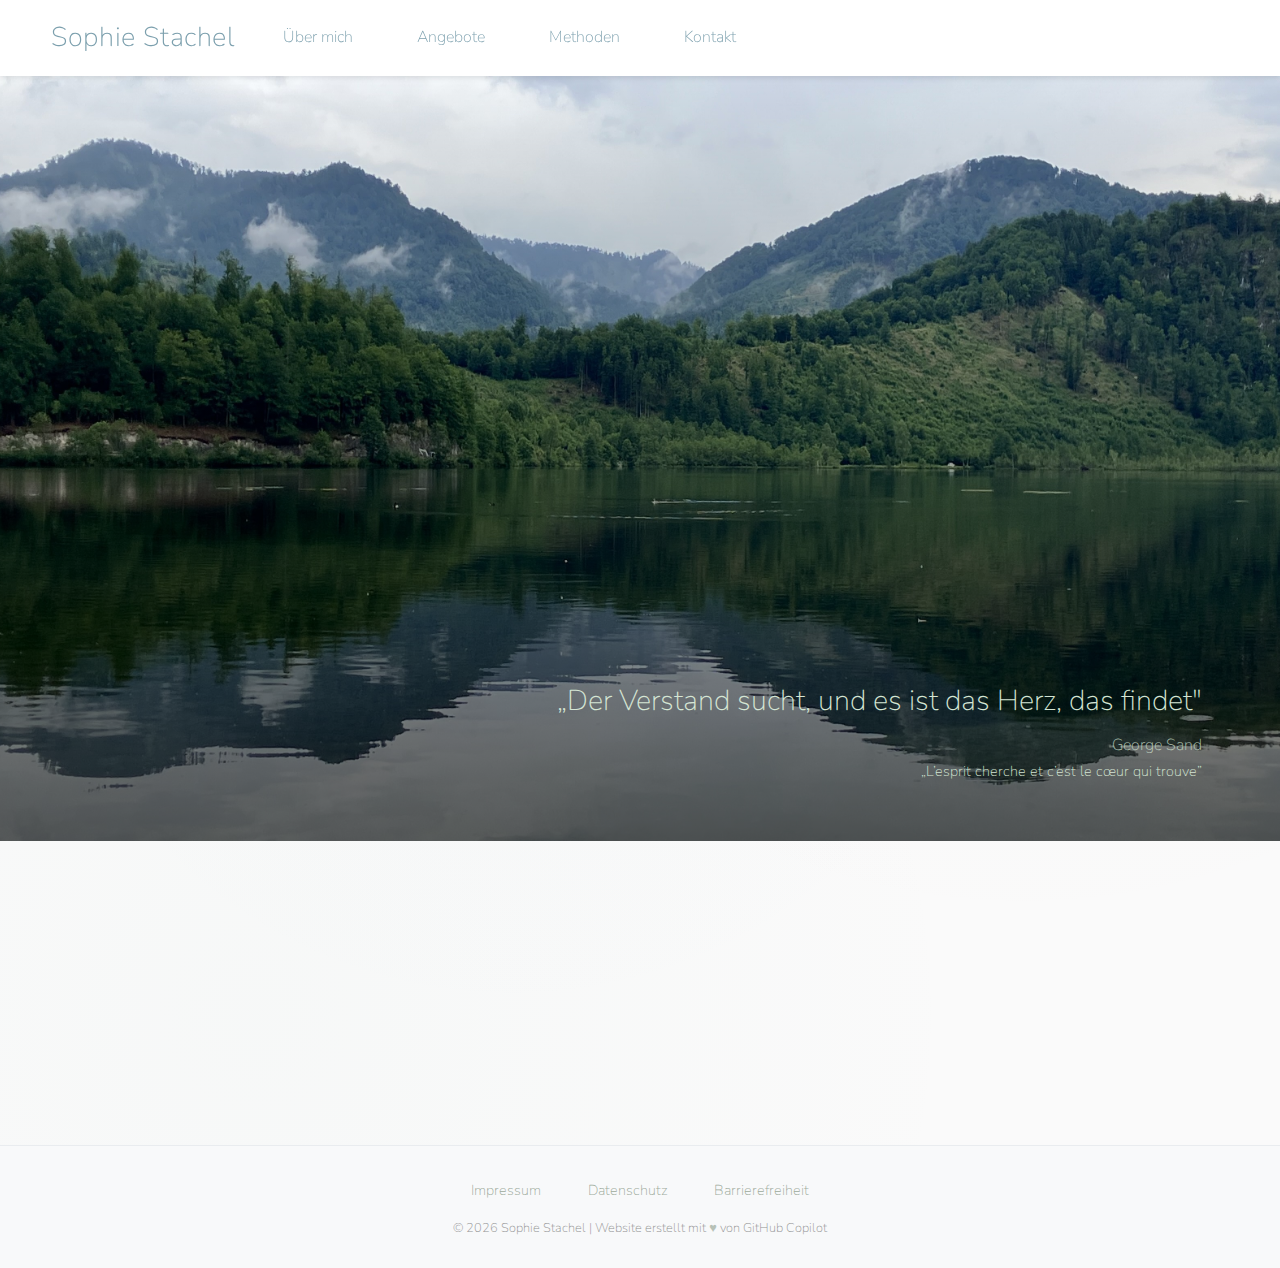
<file: index.html>
<!DOCTYPE html>
<html lang="de">
<head>
  <meta charset="UTF-8">
  <meta name="viewport" content="width=device-width, initial-scale=1.0">
  <title>Sophie Stachel - Beratung | Hakomi | Somatic Experiencing</title>
  <meta name="description" content="Körperorientierte Beratung • Hakomi • Somatic Experiencing • Workshops: Achtsamkeit in Bewegung">
  <meta name="author" content="Sophie Stachel">
  
  <!-- Open Graph / Social Media -->
  <meta property="og:type" content="website">
  <meta property="og:url" content="https://www.sophiestachel.at/">
  <meta property="og:title" content="Sophie Stachel - Körperorientierte Beratung Wien">
  <meta property="og:description" content="Körperorientierte Beratung • Hakomi • Somatic Experiencing • Workshops: Achtsamkeit in Bewegung">
  <meta property="og:locale" content="de_AT">

  <!-- Canonical URL -->
  <link rel="canonical" href="https://www.sophiestachel.at/">

  <!-- Favicon -->
  <link rel="icon" type="image/svg+xml" href="favicon.svg">
  
  <!-- External CSS -->
  <link rel="stylesheet" href="styles.css">
  
  <!-- Navigation Component -->
  <script src="components/navbar.js"></script>
  
  <!-- Structured Data for SEO -->
  <script type="application/ld+json">
  {
    "@context": "https://schema.org",
    "@type": "ProfessionalService",
    "name": "Sophie Stachel",
    
    "description": "Körperorientierte Beratung • Hakomi • Somatic Experiencing • Workshops: Achtsamkeit in Bewegung",
    "url": "https://www.sophiestachel.at",
    
    "address": {
      "@type": "PostalAddress",
      "streetAddress": "Laudongasse 42/4",
      "postalCode": "1080",
      "addressLocality": "Wien",
      "addressCountry": "AT"
    },
    "offers": {
      "@type": "Service",
      "serviceType": ["Hakomi", "Somatic Experiencing", "Achtsamkeit", "Workshops", "Beratung"]
    }
  }
  </script>
</head>

<body>
  <!-- Navigation wird automatisch eingefügt -->

  <!-- Hero -->
  <header class="hero" role="banner">
    <div class="hero-text">
      <h1>„Der Verstand sucht, und es ist das Herz, das findet"</h1>
      <span class="author">George Sand</span>
      <p class="subtitle" style="font-style: normal;">„L’esprit cherche et c’est le cœur qui trouve”</p>
    </div>
    
    
  </header>

  <!-- Main Content -->
  <main role="main" id="main-content">
    <section class="visible fade-in">
      <h2 class="fade-in delay-1 welcome-heading">Herzlich Willkommen in meiner Praxis!</h2>
      
      <p class="fade-in delay-2">Sie sind auf der Suche nach Unterstützung in einer schweren Zeit oder wünschen sich einen Alltag, der weniger von inneren Konflikten und Anspannung geprägt ist? Sie möchten Ihrem Leben eine neue Ausrichtung geben und wünschen sich für diesen Prozess einen passenden Rahmen?</p>
      
      <p class="fade-in delay-3">Wir alle durchleben immer wieder krisenhafte Zeiten und sind mit wiederkehrenden Themen konfrontiert, die uns herausfordern und oft überfordern. Die Frage ist, wie wir damit umgehen und wie sie sich wandeln, wenn wir bei uns selbst ankommen und uns ihnen mit ganzheitlichem Gewahrsein zuwenden.</p>
      
      <p class="fade-in delay-3">Menschen auf dem Weg zu ihrer Lebendigkeit, Tiefe und Leichtigkeit zu erleben und sorgfältig zu begleiten ist für mich eine Quelle der Freude.</p>
    </section>
    
    
    </section>
  </main>

  <!-- Footer -->
  <footer role="contentinfo">
    <div class="footer-content">
      <div class="footer-links" role="navigation" aria-label="Footer-Navigation">
        <a href="impressum.html">Impressum</a>
        <a href="datenschutz.html">Datenschutz</a>
        <a href="barrierefreiheit.html" aria-label="Barrierefreiheit">Barrierefreiheit</a>
        
        </a>
      </div>
      <div class="footer-credits">
        © 2026 Sophie Stachel | Website erstellt mit <span style="color: #9CAA9B;">♥</span> von GitHub Copilot
      </div>
    </div>
  </footer>

  <script src="script.js"></script>
</body>
</html>
</file>
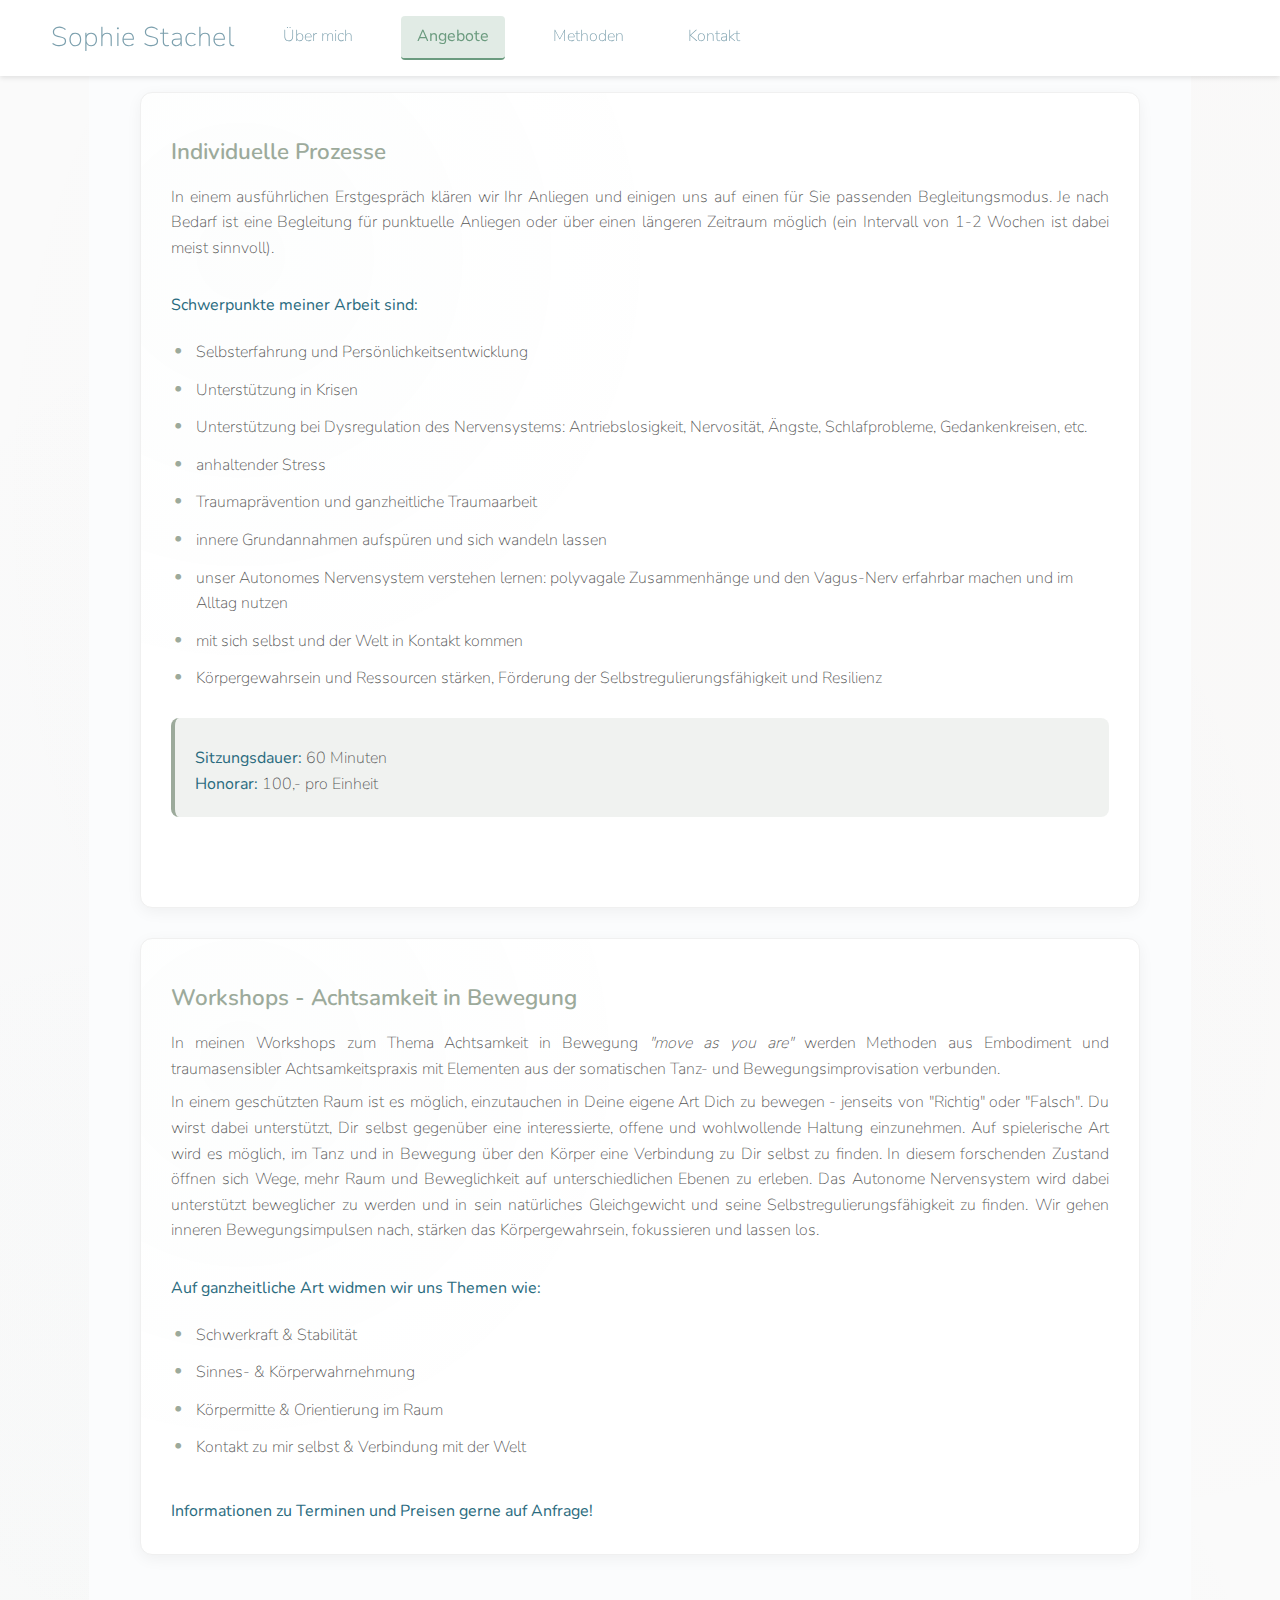
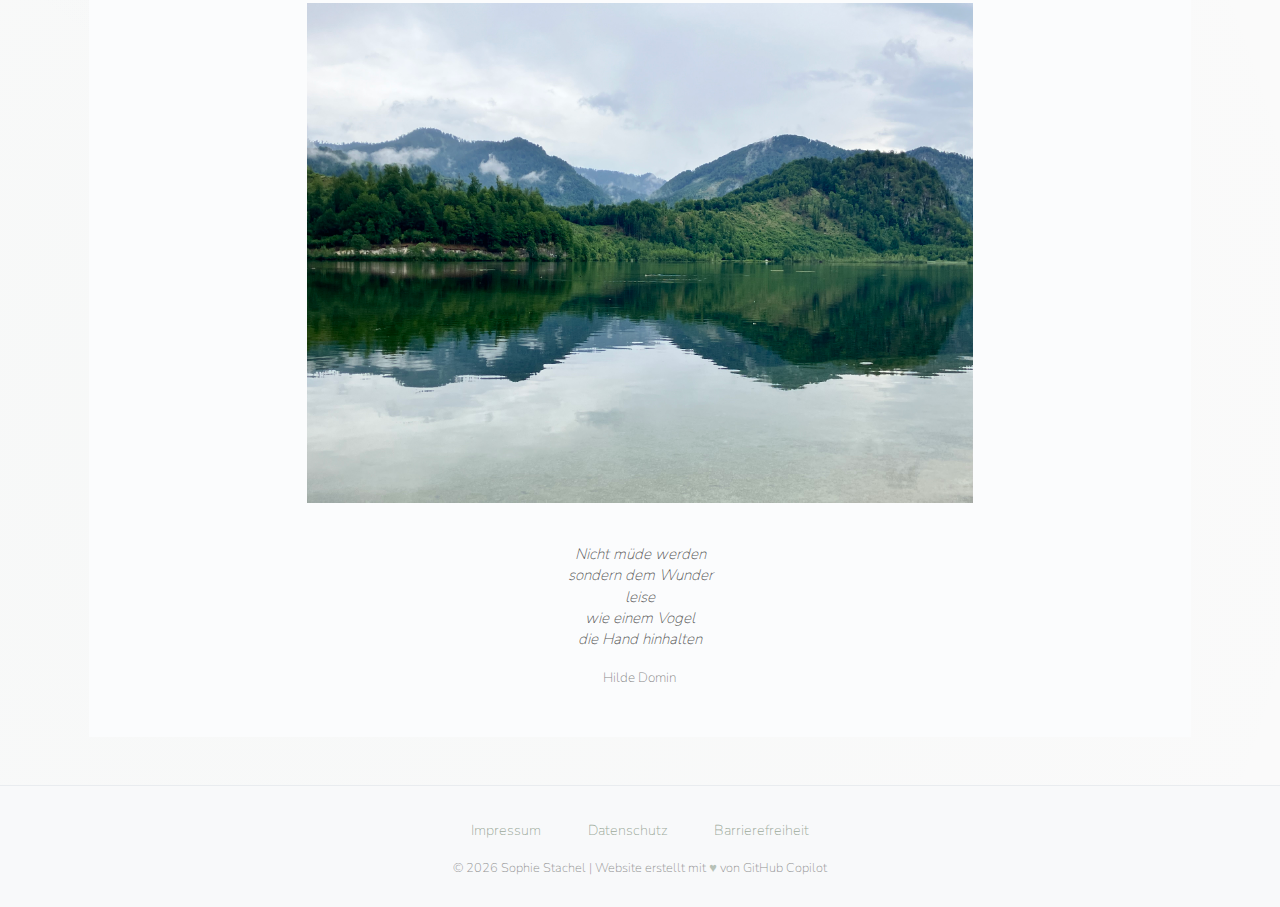
<file: angebote.html>
<!DOCTYPE html>
<html lang="de">
<head>
  <meta charset="UTF-8">
  <meta name="viewport" content="width=device-width, initial-scale=1.0">
  <title>Angebote: Individuelle Begleitung • Workshops</title>

  <meta name="description" content="Individuelle Begleitung • Workshops">
  
  <!-- Open Graph / Social Media -->
  <meta property="og:type" content="website">
  <meta property="og:url" content="https://www.sophiestachel.at/angebote.html">
  <meta property="og:title" content="Angebote - Individuelle Begleitung & Workshops">
  <meta property="og:description" content="Individuelle Begleitung • Workshops">
  <meta property="og:locale" content="de_AT">

  <!-- Canonical URL -->
  <link rel="canonical" href="https://www.sophiestachel.at/angebote.html">

  <!-- Favicon -->
  <link rel="icon" type="image/svg+xml" href="favicon.svg">
  
  <!-- External CSS -->
  <link rel="stylesheet" href="styles.css">
  
  <!-- Navigation Component -->
  <script src="components/navbar.js"></script>
  
  <!-- Structured Data for SEO -->
  <script type="application/ld+json">
  {
    "@context": "https://schema.org",
    "@type": "Service",
    "serviceType": ["Körperorientierte Beratung", "Hakomi", "Somatic Experiencing", "Workshops"],
    "provider": {
      "@type": "ProfessionalService",
      "name": "Sophie Stachel",
      "address": {
        "@type": "PostalAddress",
        "streetAddress": "Laudongasse 42/4",
        "postalCode": "1080",
        "addressLocality": "Wien",
        "addressCountry": "AT"
      },
      "telephone": "+43-660-34-34-245",
      "email": "kontakt@sophiestachel.at"
    },
    "offers": {
      "@type": "Offer",
      "price": "90",
      "priceCurrency": "EUR",
      "description": "60 Minuten Einzelsitzung"
    }
  }
  </script>
</head>

<body>
  <!-- Navigation wird automatisch eingefügt -->

  <!-- Mobile Page Indicator -->
  <div class="page-indicator">
    <h2>Angebote</h2>
  </div>

  <!-- Content -->
  <section class="visible">
    
    <!-- Einzelsitzungen -->
    <div class="service-item">
      <h3>Individuelle Prozesse</h3>
      
      <p>In einem ausführlichen Erstgespräch klären wir Ihr Anliegen und einigen uns auf einen für Sie passenden Begleitungsmodus. Je nach Bedarf ist eine Begleitung für punktuelle Anliegen oder über einen längeren Zeitraum möglich (ein Intervall von 1-2 Wochen ist dabei meist sinnvoll).</p>
      <p style="margin-top: 2em; margin-bottom: 0.5em;"><strong style="color: #2a6b7e;">Schwerpunkte meiner Arbeit sind:</strong></p>
      <ul class="service-list">
        <li>Selbsterfahrung und Persönlichkeitsentwicklung</li>
        <li>Unterstützung in Krisen</li>
        <li>Unterstützung bei Dysregulation des Nervensystems: Antriebslosigkeit, Nervosität, Ängste, Schlafprobleme, Gedankenkreisen, etc.</li>
        <li>anhaltender Stress</li>
        <li>Traumaprävention und ganzheitliche Traumaarbeit</li>
        <li>innere Grundannahmen aufspüren und sich wandeln lassen</li>
        <li>unser Autonomes Nervensystem verstehen lernen: polyvagale Zusammenhänge und den Vagus-Nerv erfahrbar machen und im Alltag nutzen</li>
        <li>mit sich selbst und der Welt in Kontakt kommen</li>
        <li>Körpergewahrsein und Ressourcen stärken, Förderung der Selbstregulierungsfähigkeit und Resilienz</li>
      </ul>
      
      <div class="session-info">
        <p><strong style="color: #2a6b7e;">Sitzungsdauer:</strong> 60 Minuten<br>
        <strong style="color: #2a6b7e;">Honorar:</strong> 100,- pro Einheit</p>
      </div>
    </div>

    <!-- Workshops -->
    <div class="service-item">
      <h3>Workshops - Achtsamkeit in Bewegung</h3>
      
      <p>In meinen Workshops zum Thema Achtsamkeit in Bewegung <span style="font-style: italic;">"move as you are"</span> werden Methoden aus Embodiment und traumasensibler Achtsamkeitspraxis mit Elementen aus der somatischen Tanz- und Bewegungsimprovisation verbunden.</p>
      
      <p>In einem geschützten Raum ist es möglich, einzutauchen in Deine eigene Art Dich zu bewegen - jenseits von "Richtig" oder "Falsch". Du wirst dabei unterstützt, Dir selbst gegenüber eine interessierte, offene und wohlwollende Haltung einzunehmen. Auf spielerische Art wird es möglich, im Tanz und in Bewegung über den Körper eine Verbindung zu Dir selbst zu finden. In diesem forschenden Zustand öffnen sich Wege, mehr Raum und Beweglichkeit auf unterschiedlichen Ebenen zu erleben. Das Autonome Nervensystem wird dabei unterstützt beweglicher zu werden und in sein natürliches Gleichgewicht und seine Selbstregulierungsfähigkeit zu finden. Wir gehen inneren Bewegungsimpulsen nach, stärken das Körpergewahrsein, fokussieren und lassen los.</p>
      
      <p style="margin-top: 2em; margin-bottom: 0.5em;"><strong style="color: #2a6b7e;">Auf ganzheitliche Art widmen wir uns Themen wie:</strong></p>
      <ul class="service-list">
        <li>Schwerkraft & Stabilität</li>
        <li>Sinnes- & Körperwahrnehmung</li>
        <li>Körpermitte & Orientierung im Raum</li>
        <li>Kontakt zu mir selbst & Verbindung mit der Welt</li>
      </ul>
      
      <p style="margin-top: 2em;"><strong style="color: #2a6b7e;">Informationen zu Terminen und Preisen gerne auf Anfrage!</strong></p>
    </div>

    <!-- Bild -->
    <div style="margin-top: 3em; text-align: center;">
      <img src="img/hero_sophie.jpeg" alt="Sophie Stachel - Hakomi und Somatic Experiencing Beratung Wien" style="max-width: 100%; height: auto; max-height: 500px; object-fit: cover;">
      
      <!-- Zitat -->
      <div style="margin-top: 2em; margin-bottom: 3em; max-width: 600px; margin-left: auto; margin-right: auto; padding: 0 2em 3em 2em;">
        <p style="font-style: italic; line-height: 1.4; color: #555; text-align: center; margin-bottom: 0.5em; font-size: 0.95em;">
          Nicht müde werden<br>
          sondern dem Wunder<br>
          leise<br>
          wie einem Vogel<br>
          die Hand hinhalten
        </p>
        <p style="text-align: center; color: #888; font-size: 0.85em; margin-top: 1.2em; margin-bottom: 0;">Hilde Domin</p>
      </div>
    </div>

  </section>



  <!-- Footer -->
  <footer role="contentinfo">
    <div class="footer-content">
      <div class="footer-links" role="navigation" aria-label="Footer-Navigation">
        <a href="impressum.html">Impressum</a>
        <a href="datenschutz.html">Datenschutz</a>
        <a href="barrierefreiheit.html" aria-label="Barrierefreiheit">Barrierefreiheit</a>
        
      </div>
      <div class="footer-credits">
        © 2026 Sophie Stachel | Website erstellt mit <span style="color: #9CAA9B;">♥</span> von GitHub Copilot
      </div>
    </div>
  </footer>

  <script src="script.js"></script>
</body>
</html>
</file>
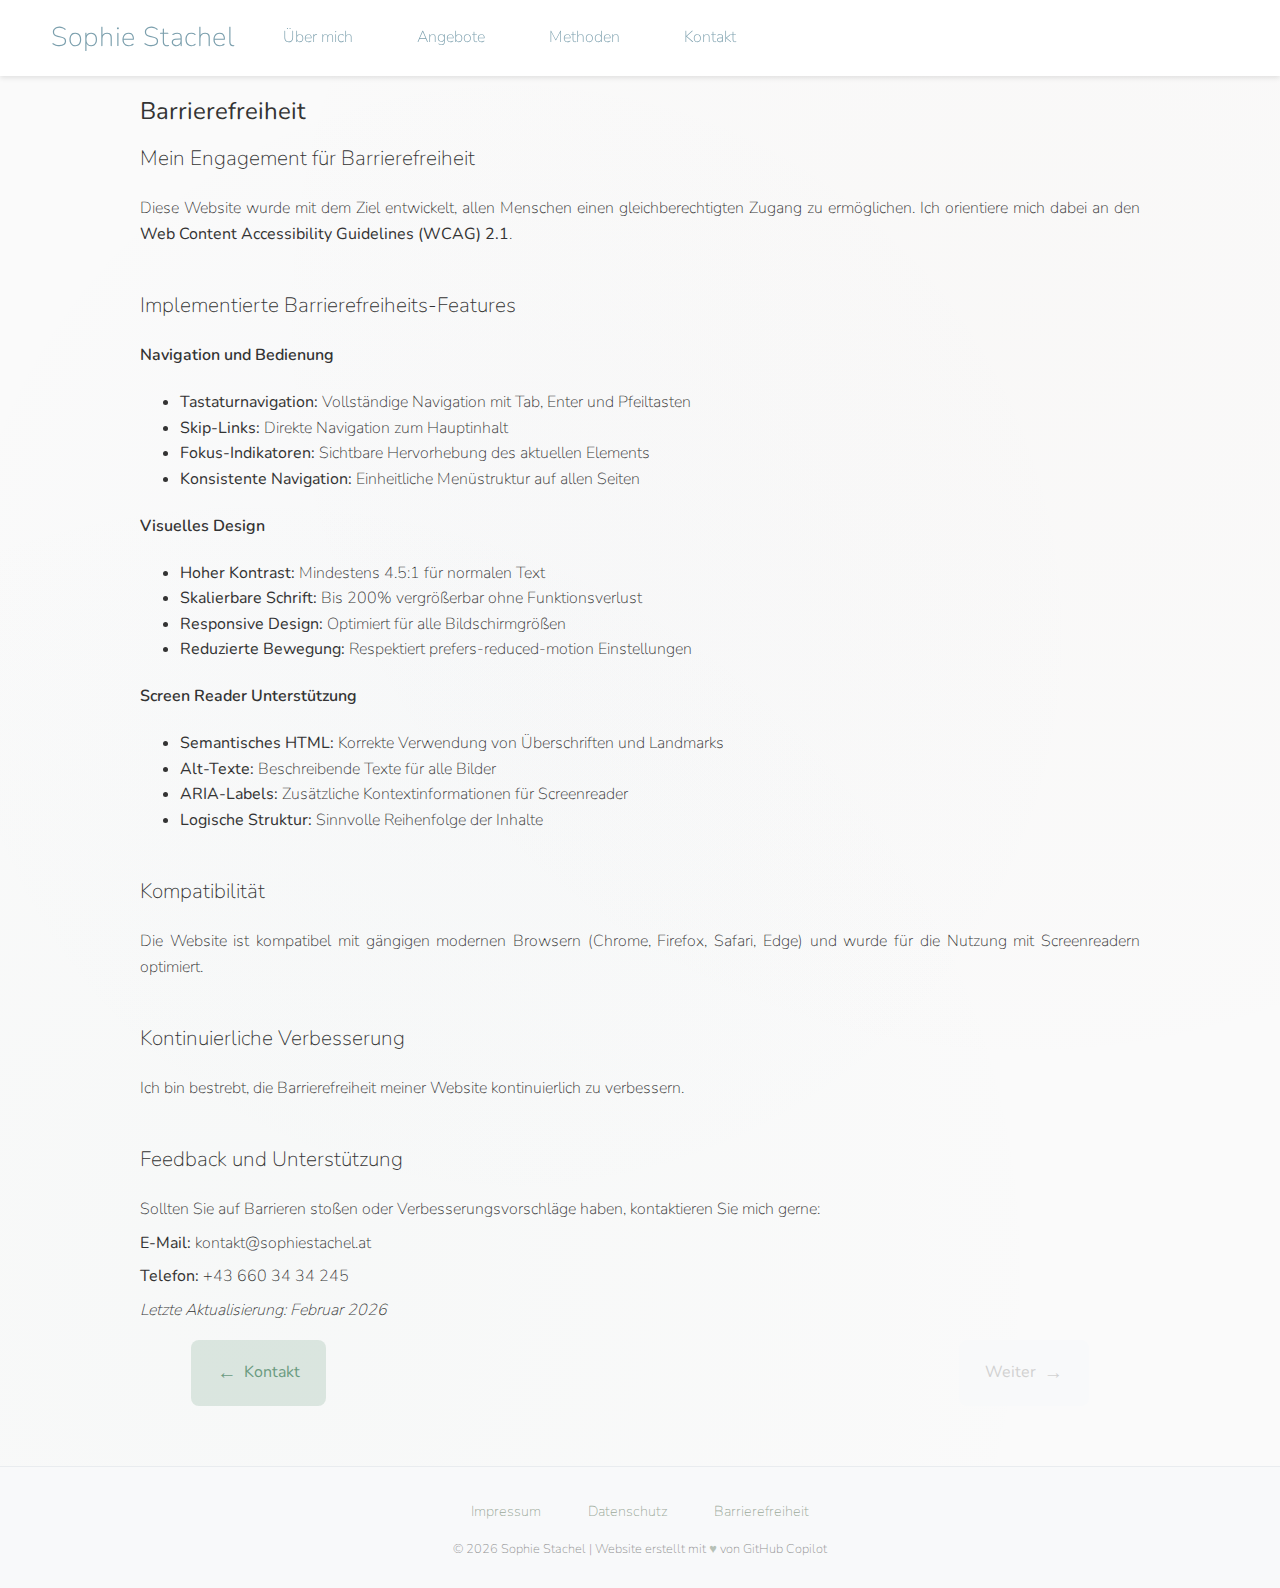
<file: barrierefreiheit.html>
<!DOCTYPE html>
<html lang="de">
<head>
  <meta charset="UTF-8">
  <meta name="viewport" content="width=device-width, initial-scale=1.0">
  <title>Barrierefreiheit - Sophie Stachel</title>
  <meta name="description" content="Informationen zur Barrierefreiheit der Website von Sophie Stachel">
  
  <link rel="icon" type="image/svg+xml" href="favicon.svg">
  <link rel="stylesheet" href="styles.css">
  
  <!-- Navigation Component -->
  <script src="components/navbar.js"></script>
</head>

<body>
  <!-- Navigation wird automatisch eingefügt -->

  <!-- Content -->
  <section class="visible">
    <h2>Barrierefreiheit</h2>
    
    <h3>Mein Engagement für Barrierefreiheit</h3>
    <p>Diese Website wurde mit dem Ziel entwickelt, allen Menschen einen gleichberechtigten Zugang zu ermöglichen. Ich orientiere mich dabei an den <strong>Web Content Accessibility Guidelines (WCAG) 2.1</strong>.</p>
    
    <h3>Implementierte Barrierefreiheits-Features</h3>
    
    <h4>Navigation und Bedienung</h4>
    <ul>
      <li><strong>Tastaturnavigation:</strong> Vollständige Navigation mit Tab, Enter und Pfeiltasten</li>
      <li><strong>Skip-Links:</strong> Direkte Navigation zum Hauptinhalt</li>
      <li><strong>Fokus-Indikatoren:</strong> Sichtbare Hervorhebung des aktuellen Elements</li>
      <li><strong>Konsistente Navigation:</strong> Einheitliche Menüstruktur auf allen Seiten</li>
    </ul>
    
    <h4>Visuelles Design</h4>
    <ul>
      <li><strong>Hoher Kontrast:</strong> Mindestens 4.5:1 für normalen Text</li>
      <li><strong>Skalierbare Schrift:</strong> Bis 200% vergrößerbar ohne Funktionsverlust</li>
      <li><strong>Responsive Design:</strong> Optimiert für alle Bildschirmgrößen</li>
      <li><strong>Reduzierte Bewegung:</strong> Respektiert prefers-reduced-motion Einstellungen</li>
    </ul>
    
    <h4>Screen Reader Unterstützung</h4>
    <ul>
      <li><strong>Semantisches HTML:</strong> Korrekte Verwendung von Überschriften und Landmarks</li>
      <li><strong>Alt-Texte:</strong> Beschreibende Texte für alle Bilder</li>
      <li><strong>ARIA-Labels:</strong> Zusätzliche Kontextinformationen für Screenreader</li>
      <li><strong>Logische Struktur:</strong> Sinnvolle Reihenfolge der Inhalte</li>
    </ul>
    
    <h3>Kompatibilität</h3>
    <p>Die Website ist kompatibel mit gängigen modernen Browsern (Chrome, Firefox, Safari, Edge) und wurde für die Nutzung mit Screenreadern optimiert.</p>
    
    <h3>Kontinuierliche Verbesserung</h3>
    <p>Ich bin bestrebt, die Barrierefreiheit meiner Website kontinuierlich zu verbessern.</p>
    
    <h3>Feedback und Unterstützung</h3>
    <p>Sollten Sie auf Barrieren stoßen oder Verbesserungsvorschläge haben, kontaktieren Sie mich gerne:</p>
    
    <div class="contact-info">
      <p><strong>E-Mail:</strong> <a href="mailto:kontakt@sophiestachel.at">kontakt@sophiestachel.at</a></p>
      <p><strong>Telefon:</strong> <a href="tel:+436603434245">+43 660 34 34 245</a></p>
    </div>
    
    <p><em>Letzte Aktualisierung: Februar 2026</em></p>
  </section>

  <!-- Page Navigation -->
  <nav class="page-navigation" aria-label="Seitennavigation">
    <a href="kontakt.html" class="nav-button" aria-label="Zur vorherigen Seite: Kontakt">
      <span class="nav-arrow" aria-hidden="true">←</span>
      <span>Kontakt</span>
    </a>
    <div class="nav-button disabled" aria-label="Nächste Seite (nicht verfügbar)">
      <span>Weiter</span>
      <span class="nav-arrow" aria-hidden="true">→</span>
    </div>
  </nav>

  <!-- Footer -->
  <footer role="contentinfo">
    <div class="footer-content">
      <div class="footer-links" role="navigation" aria-label="Footer-Navigation">
        <a href="impressum.html">Impressum</a>
        <a href="datenschutz.html">Datenschutz</a>
        <a href="barrierefreiheit.html" aria-label="Barrierefreiheit">Barrierefreiheit</a>
        
        </a>
      </div>
      <div class="footer-credits">
        © 2026 Sophie Stachel | Website erstellt mit <span style="color: #9CAA9B;">♥</span> von GitHub Copilot
      </div>
    </div>
  </footer>

  <script src="script.js"></script>
</body>
</html>
</file>
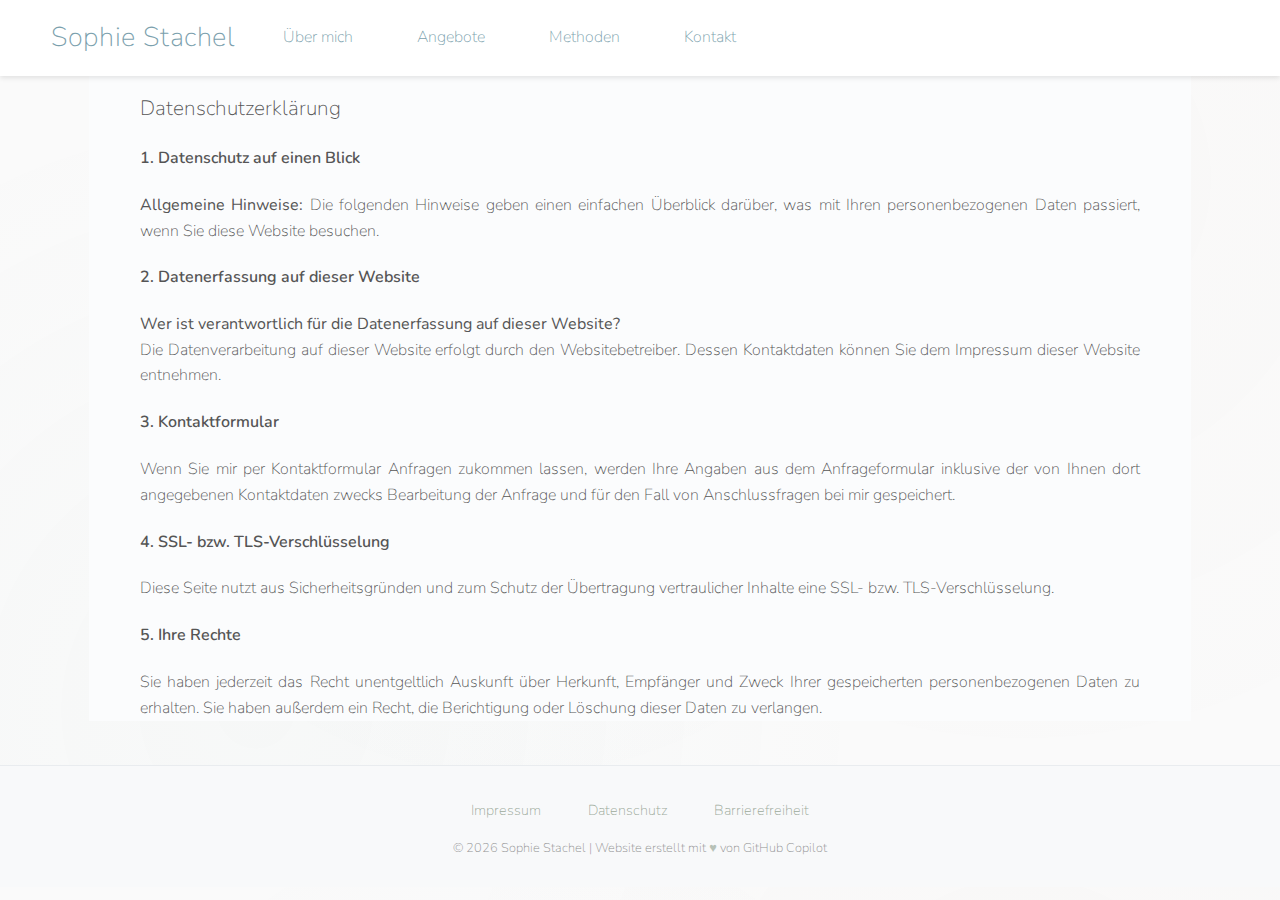
<file: datenschutz.html>
<!DOCTYPE html>
<html lang="de">
<head>
  <meta charset="UTF-8">
  <meta name="viewport" content="width=device-width, initial-scale=1.0">
  <title>Datenschutz - Sophie Stachel</title>
  <meta name="description" content="Datenschutzerklärung - Informationen zur Datenverarbeitung auf der Website von Sophie Stachel">

  <!-- External CSS -->
  <link rel="stylesheet" href="styles.css">
  
  <!-- Navigation Component -->
  <script src="components/navbar.js"></script>
</head>

<body>
  <!-- Navigation wird automatisch eingefügt -->

  <!-- Mobile Page Indicator -->
  <div class="page-indicator">
    <h2>Datenschutz</h2>
  </div>

  <!-- Content -->
  <section class="visible">
    <h3>Datenschutzerklärung</h3>
    
    <h4>1. Datenschutz auf einen Blick</h4>
    <p><strong>Allgemeine Hinweise:</strong> Die folgenden Hinweise geben einen einfachen Überblick darüber, was mit Ihren personenbezogenen Daten passiert, wenn Sie diese Website besuchen.</p>

    <h4>2. Datenerfassung auf dieser Website</h4>
    <p><strong>Wer ist verantwortlich für die Datenerfassung auf dieser Website?</strong><br>
    Die Datenverarbeitung auf dieser Website erfolgt durch den Websitebetreiber. Dessen Kontaktdaten können Sie dem Impressum dieser Website entnehmen.</p>

    <h4>3. Kontaktformular</h4>
    <p>Wenn Sie mir per Kontaktformular Anfragen zukommen lassen, werden Ihre Angaben aus dem Anfrageformular inklusive der von Ihnen dort angegebenen Kontaktdaten zwecks Bearbeitung der Anfrage und für den Fall von Anschlussfragen bei mir gespeichert.</p>

    <h4>4. SSL- bzw. TLS-Verschlüsselung</h4>
    <p>Diese Seite nutzt aus Sicherheitsgründen und zum Schutz der Übertragung vertraulicher Inhalte eine SSL- bzw. TLS-Verschlüsselung.</p>

    <h4>5. Ihre Rechte</h4>
    <p>Sie haben jederzeit das Recht unentgeltlich Auskunft über Herkunft, Empfänger und Zweck Ihrer gespeicherten personenbezogenen Daten zu erhalten. Sie haben außerdem ein Recht, die Berichtigung oder Löschung dieser Daten zu verlangen.</p>
  </section>

  <!-- Footer -->
  <footer role="contentinfo">
    <div class="footer-content">
      <div class="footer-links" role="navigation" aria-label="Footer-Navigation">
        <a href="impressum.html">Impressum</a>
        <a href="datenschutz.html">Datenschutz</a>
        <a href="barrierefreiheit.html" aria-label="Barrierefreiheit">Barrierefreiheit</a>
        
        </a>
      </div>
      <div class="footer-credits">
        © 2026 Sophie Stachel | Website erstellt mit <span style="color: #9CAA9B;">♥</span> von GitHub Copilot
      </div>
    </div>
  </footer>

  <script src="script.js"></script>
</body>
</html>
</file>
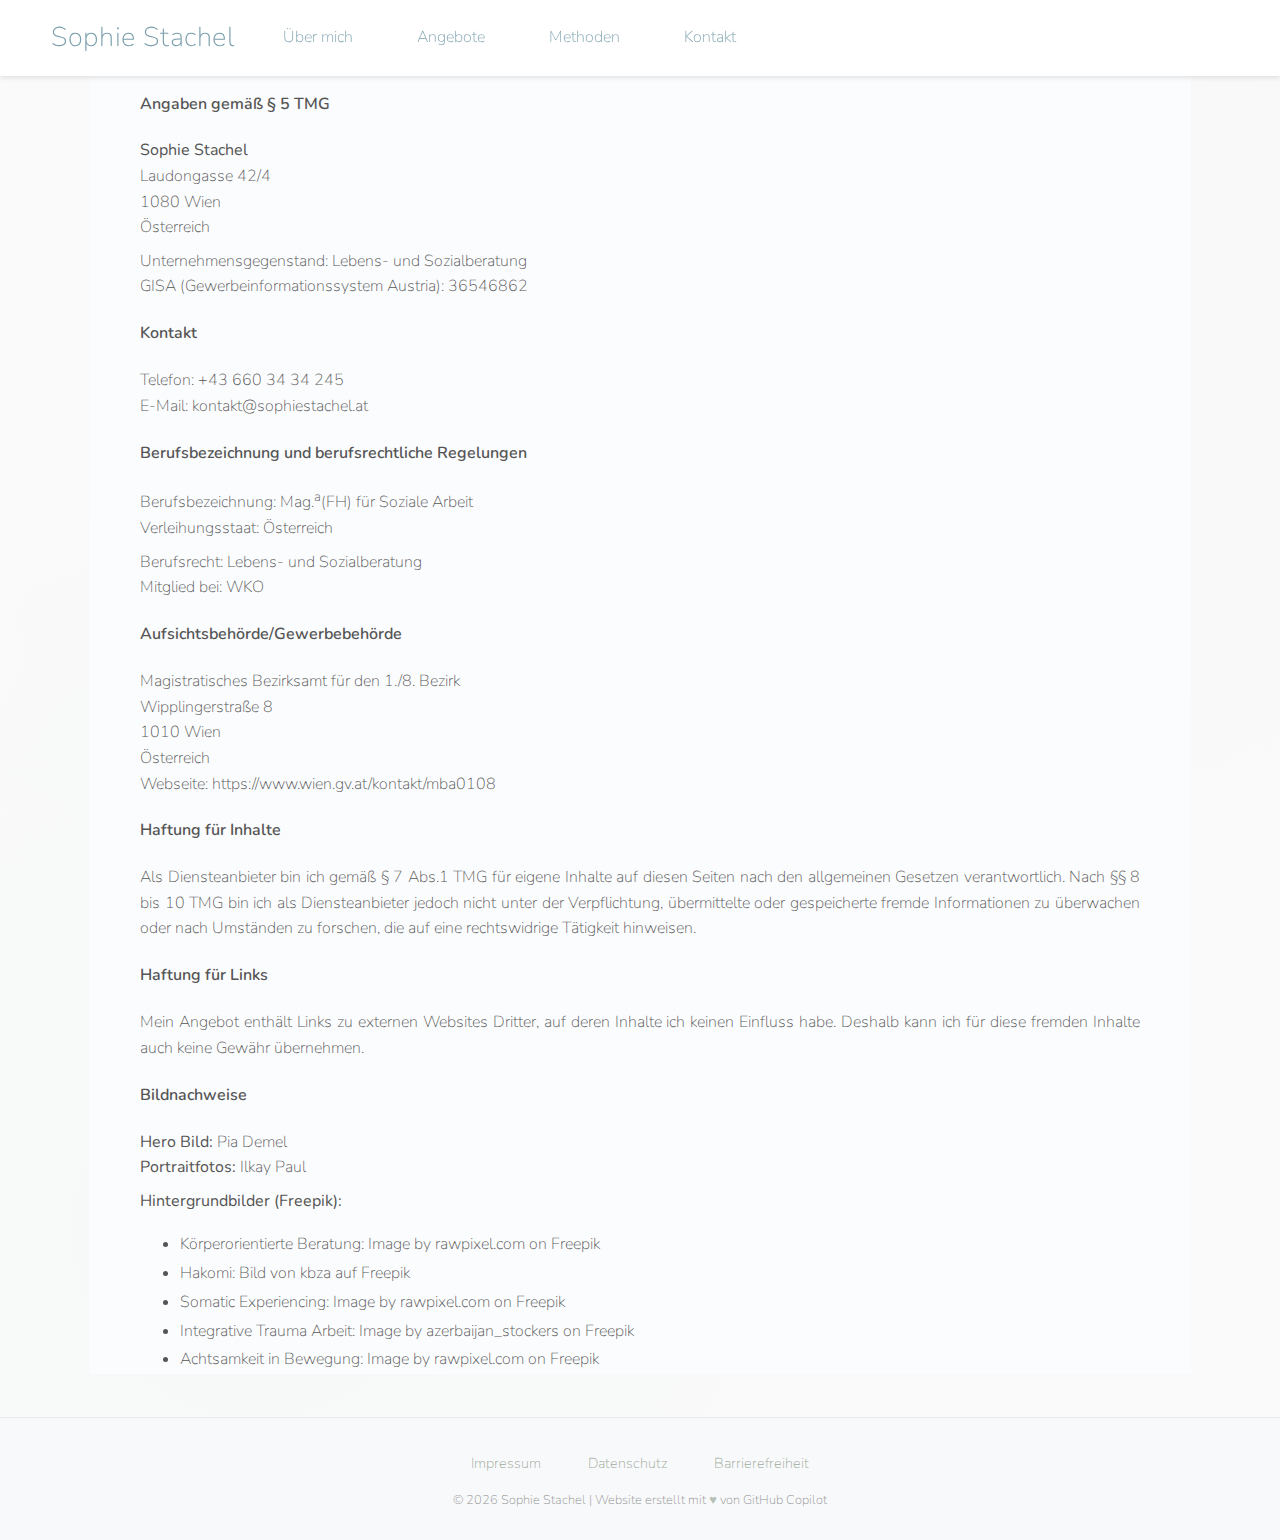
<file: impressum.html>
<!DOCTYPE html>
<html lang="de">
<head>
  <meta charset="UTF-8">
  <meta name="viewport" content="width=device-width, initial-scale=1.0">
  <title>Impressum - Sophie Stachel</title>
  <meta name="description" content="Impressum von Sophie Stachel - Körperorientierte Beratung in Wien">

  <!-- External CSS -->
  <link rel="stylesheet" href="styles.css">
  
  <!-- Navigation Component -->
  <script src="components/navbar.js"></script>
</head>

<body>
  <!-- Navigation wird automatisch eingefügt -->

  <!-- Mobile Page Indicator -->
  <div class="page-indicator">
    <h2>Impressum</h2>
  </div>

  <!-- Content -->
  <section class="visible">
    <h4>Angaben gemäß § 5 TMG</h4>
    <p><strong>Sophie Stachel</strong><br>
    Laudongasse 42/4<br>
    1080 Wien<br>
    Österreich</p>

    <p>Unternehmensgegenstand: Lebens- und Sozialberatung<br>
    GISA (Gewerbeinformationssystem Austria): 36546862</p>

    <h4>Kontakt</h4>
    <p>Telefon: +43 660 34 34 245<br>
    E-Mail: kontakt@sophiestachel.at</p>

    <h4>Berufsbezeichnung und berufsrechtliche Regelungen</h4>
    <p>Berufsbezeichnung: Mag.<sup>a</sup>(FH) für Soziale Arbeit<br>
    Verleihungsstaat: Österreich</p>

    <p>Berufsrecht: Lebens- und Sozialberatung<br>
    Mitglied bei: WKO</p>

    <h4>Aufsichtsbehörde/Gewerbebehörde</h4>
    <p>Magistratisches Bezirksamt für den 1./8. Bezirk<br>
    Wipplingerstraße 8<br>
    1010 Wien<br>
    Österreich<br>
    Webseite: <a href="https://www.wien.gv.at/kontakt/mba0108" target="_blank" rel="noopener">https://www.wien.gv.at/kontakt/mba0108</a></p>

    <h4>Haftung für Inhalte</h4>
    <p>Als Diensteanbieter bin ich gemäß § 7 Abs.1 TMG für eigene Inhalte auf diesen Seiten nach den allgemeinen Gesetzen verantwortlich. Nach §§ 8 bis 10 TMG bin ich als Diensteanbieter jedoch nicht unter der Verpflichtung, übermittelte oder gespeicherte fremde Informationen zu überwachen oder nach Umständen zu forschen, die auf eine rechtswidrige Tätigkeit hinweisen.</p>

    <h4>Haftung für Links</h4>
    <p>Mein Angebot enthält Links zu externen Websites Dritter, auf deren Inhalte ich keinen Einfluss habe. Deshalb kann ich für diese fremden Inhalte auch keine Gewähr übernehmen.</p>

    <h4>Bildnachweise</h4>
    <p><strong>Hero Bild:</strong> Pia Demel<br>
    <strong>Portraitfotos:</strong> Ilkay Paul</p>
    
    <p><strong>Hintergrundbilder (Freepik):</strong></p>
    <ul style="line-height: 1.8;">
      <li>Körperorientierte Beratung: <a href="https://www.freepik.com/free-photo/concrete-floor-background_4100671.htm" target="_blank" rel="noopener">Image by rawpixel.com on Freepik</a></li>
      <li>Hakomi: <a href="https://de.freepik.com/fotos-kostenlos/wunderschoener-verdigrisch-oxidierter-kupferhintergrund_2429307.htm" target="_blank" rel="noopener">Bild von kbza auf Freepik</a></li>
      <li>Somatic Experiencing: <a href="https://www.freepik.com/free-photo/pink-concrete-wall-background_4190874.htm" target="_blank" rel="noopener">Image by rawpixel.com on Freepik</a></li>
      <li>Integrative Trauma Arbeit: <a href="https://www.freepik.com/free-photo/old-painted-textured-surface-backdrop_13083856.htm" target="_blank" rel="noopener">Image by azerbaijan_stockers on Freepik</a></li>
      <li>Achtsamkeit in Bewegung: <a href="https://www.freepik.com/free-photo/green-paint-wall-background-texture_2861839.htm" target="_blank" rel="noopener">Image by rawpixel.com on Freepik</a></li>
    </ul>
  </section>

  <!-- Footer -->
  <footer role="contentinfo">
    <div class="footer-content">
      <div class="footer-links" role="navigation" aria-label="Footer-Navigation">
        <a href="impressum.html">Impressum</a>
        <a href="datenschutz.html">Datenschutz</a>
        <a href="barrierefreiheit.html" aria-label="Barrierefreiheit">Barrierefreiheit</a>
        
        </a>
      </div>
      <div class="footer-credits">
        © 2026 Sophie Stachel | Website erstellt mit <span style="color: #9CAA9B;">♥</span> von GitHub Copilot
      </div>
    </div>
  </footer>

  <script src="script.js"></script>
</body>
</html>
</file>
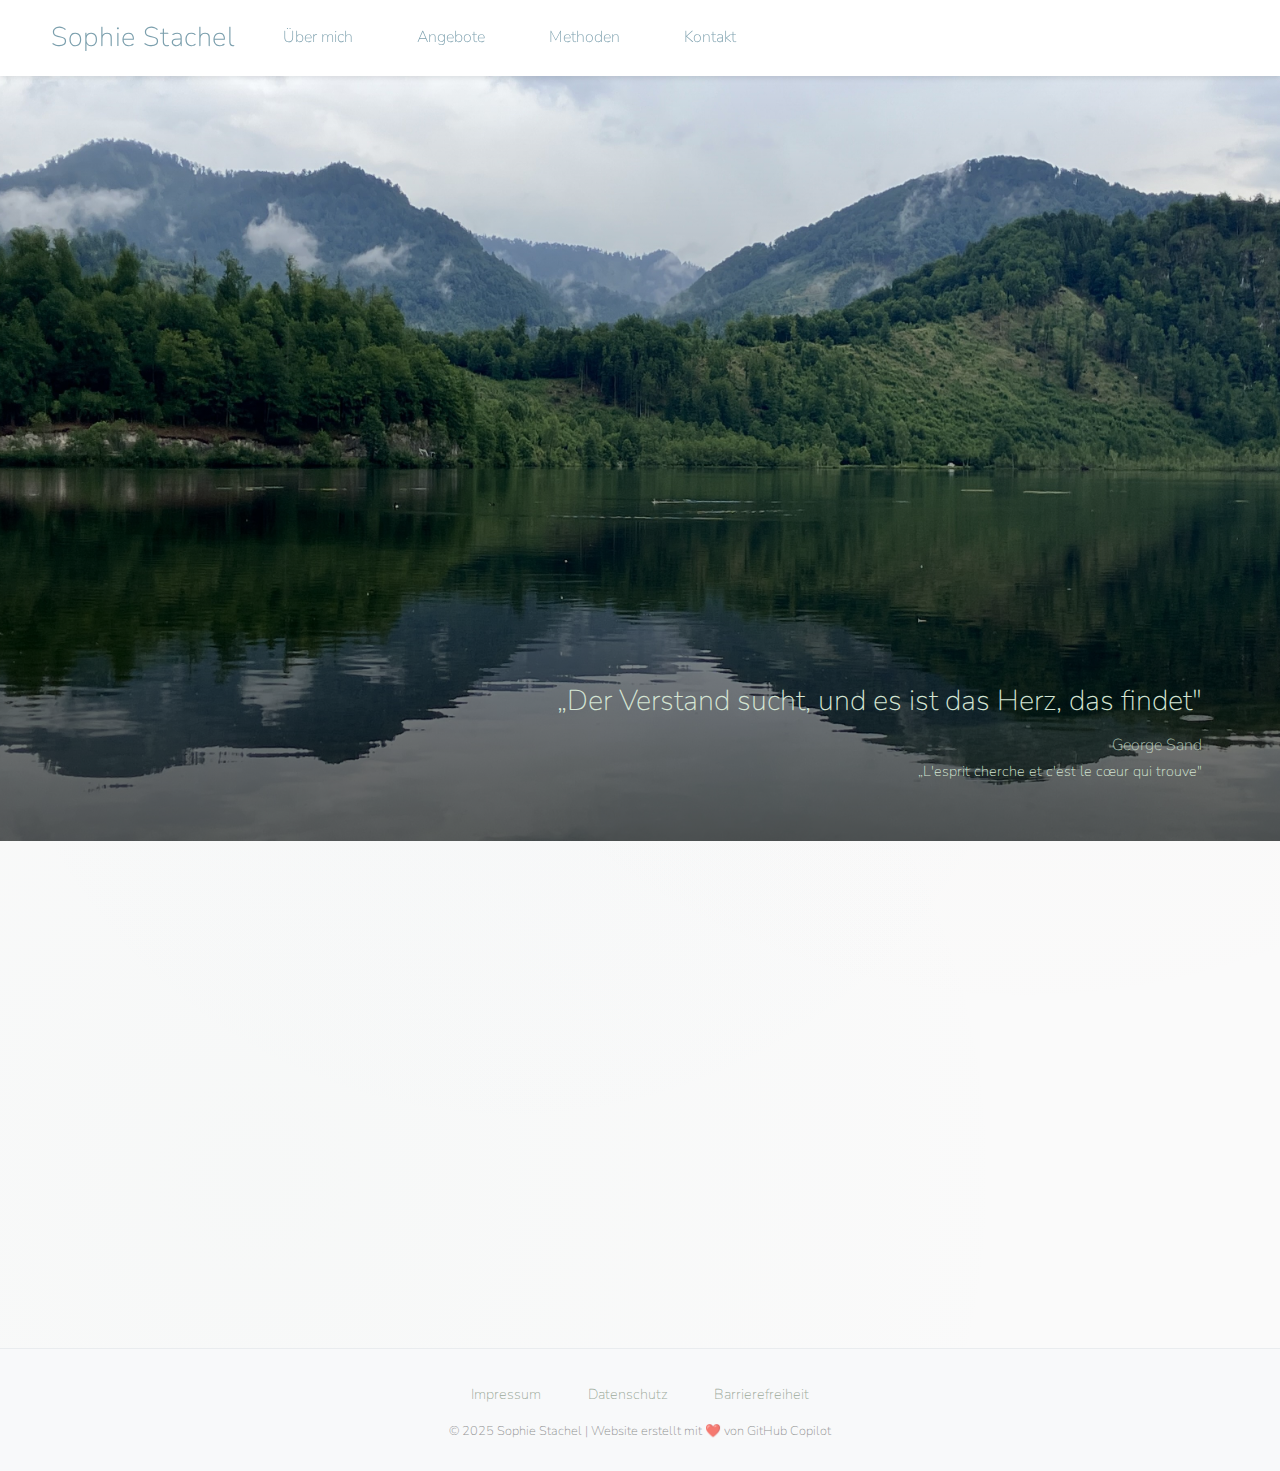
<file: index-new.html>
<!DOCTYPE html>
<html lang="de">
<head>
  <meta charset="UTF-8">
  <meta name="viewport" content="width=device-width, initial-scale=1.0">
  <title>Sophie Stachel - Lebens- und Sozialberatung | Hakomi | Somatic Experiencing</title>
  <meta name="description" content="Professionelle Lebens- und Sozialberatung mit Hakomi und Somatic Experiencing. Sophie Stachel bietet körperorientierte Therapie und Achtsamkeit in Bewegung für Ihr Wohlbefinden.">
  <meta name="keywords" content="Lebensberatung, Hakomi, Somatic Experiencing, Körpertherapie, Traumatherapie, Achtsamkeit">
  <meta name="author" content="Sophie Stachel">
  
  <link rel="icon" href="favicon.svg" type="image/svg+xml">
  <link rel="stylesheet" href="styles.css">
  
  <!-- Navigation Component -->
  <script src="components/navbar.js"></script>
</head>

<body>
  <!-- Navigation wird automatisch hier eingefügt -->

  <!-- Hero -->
  <header class="hero" role="banner">
    <div class="hero-text">
      <h1>„Der Verstand sucht, und es ist das Herz, das findet"</h1>
      <span class="author">George Sand</span>
      <p class="subtitle">„L'esprit cherche et c'est le cœur qui trouve"</p>
    </div>
  </header>

  <!-- Main Content -->
  <main role="main" id="main-content">
    <section class="visible fade-in">
      <h2 class="fade-in delay-1">Herzlich willkommen in meiner Praxis</h2>
      
      <p class="fade-in delay-2">Lorem ipsum dolor sit amet, consectetur adipiscing elit. Sed do eiusmod tempor incididunt ut labore et dolore magna aliqua. Ut enim ad minim veniam, quis nostrud exercitation ullamco laboris nisi ut aliquip ex ea commodo consequat.</p>
      
      <p class="fade-in delay-3">Duis aute irure dolor in reprehenderit in voluptate velit esse cillum dolore eu fugiat nulla pariatur. Excepteur sint occaecat cupidatat non proident, sunt in culpa qui officia deserunt mollit anim id est laborum. Sed ut perspiciatis unde omnis iste natus error sit voluptatem accusantium doloremque laudantium.</p>
      
      <p class="fade-in delay-3">Totam rem aperiam, eaque ipsa quae ab illo inventore veritatis et quasi architecto beatae vitae dicta sunt explicabo. Nemo enim ipsam voluptatem quia voluptas sit aspernatur aut odit aut fugit, sed quia consequuntur magni dolores eos qui ratione voluptatem sequi nesciunt.</p>
      
      <p class="fade-in delay-3">Neque porro quisquam est, qui dolorem ipsum quia dolor sit amet, consectetur, adipisci velit, sed quia non numquam eius modi tempora incidunt ut labore et dolore magnam aliquam quaerat voluptatem. Ut enim ad minima veniam, quis nostrum exercitationem ullam corporis suscipit laboriosam.</p>
      
      <p class="fade-in delay-3">Nisi ut aliquid ex ea commodi consequatur? Quis autem vel eum iure reprehenderit qui in ea voluptate velit esse quam nihil molestiae consequatur, vel illum qui dolorem eum fugiat quo voluptas nulla pariatur. At vero eos et accusamus et iusto odio dignissimos ducimus.</p>
      
      <p class="fade-in delay-3">Qui blanditiis praesentium voluptatum deleniti atque corrupti quos dolores et quas molestias excepturi sint occaecati cupiditate non provident, similique sunt in culpa qui officia deserunt mollitia animi, id est laborum et dolorum fuga.</p>
    </section>
  </main>

  

  <!-- Footer -->
  <footer>
    <div class="footer-content">
      <div class="footer-links" role="navigation" aria-label="Footer-Navigation">
        <a href="impressum.html">Impressum</a>
        <a href="datenschutz.html">Datenschutz</a>
        <a href="barrierefreiheit.html" aria-label="Barrierefreiheit">Barrierefreiheit</a>
        
        
      </div>
      <div class="footer-credits">
        © 2025 Sophie Stachel | Website erstellt mit ❤️ von GitHub Copilot
      </div>
    </div>
  </footer>

  <script src="script.js"></script>
</body>
</html>
</file>
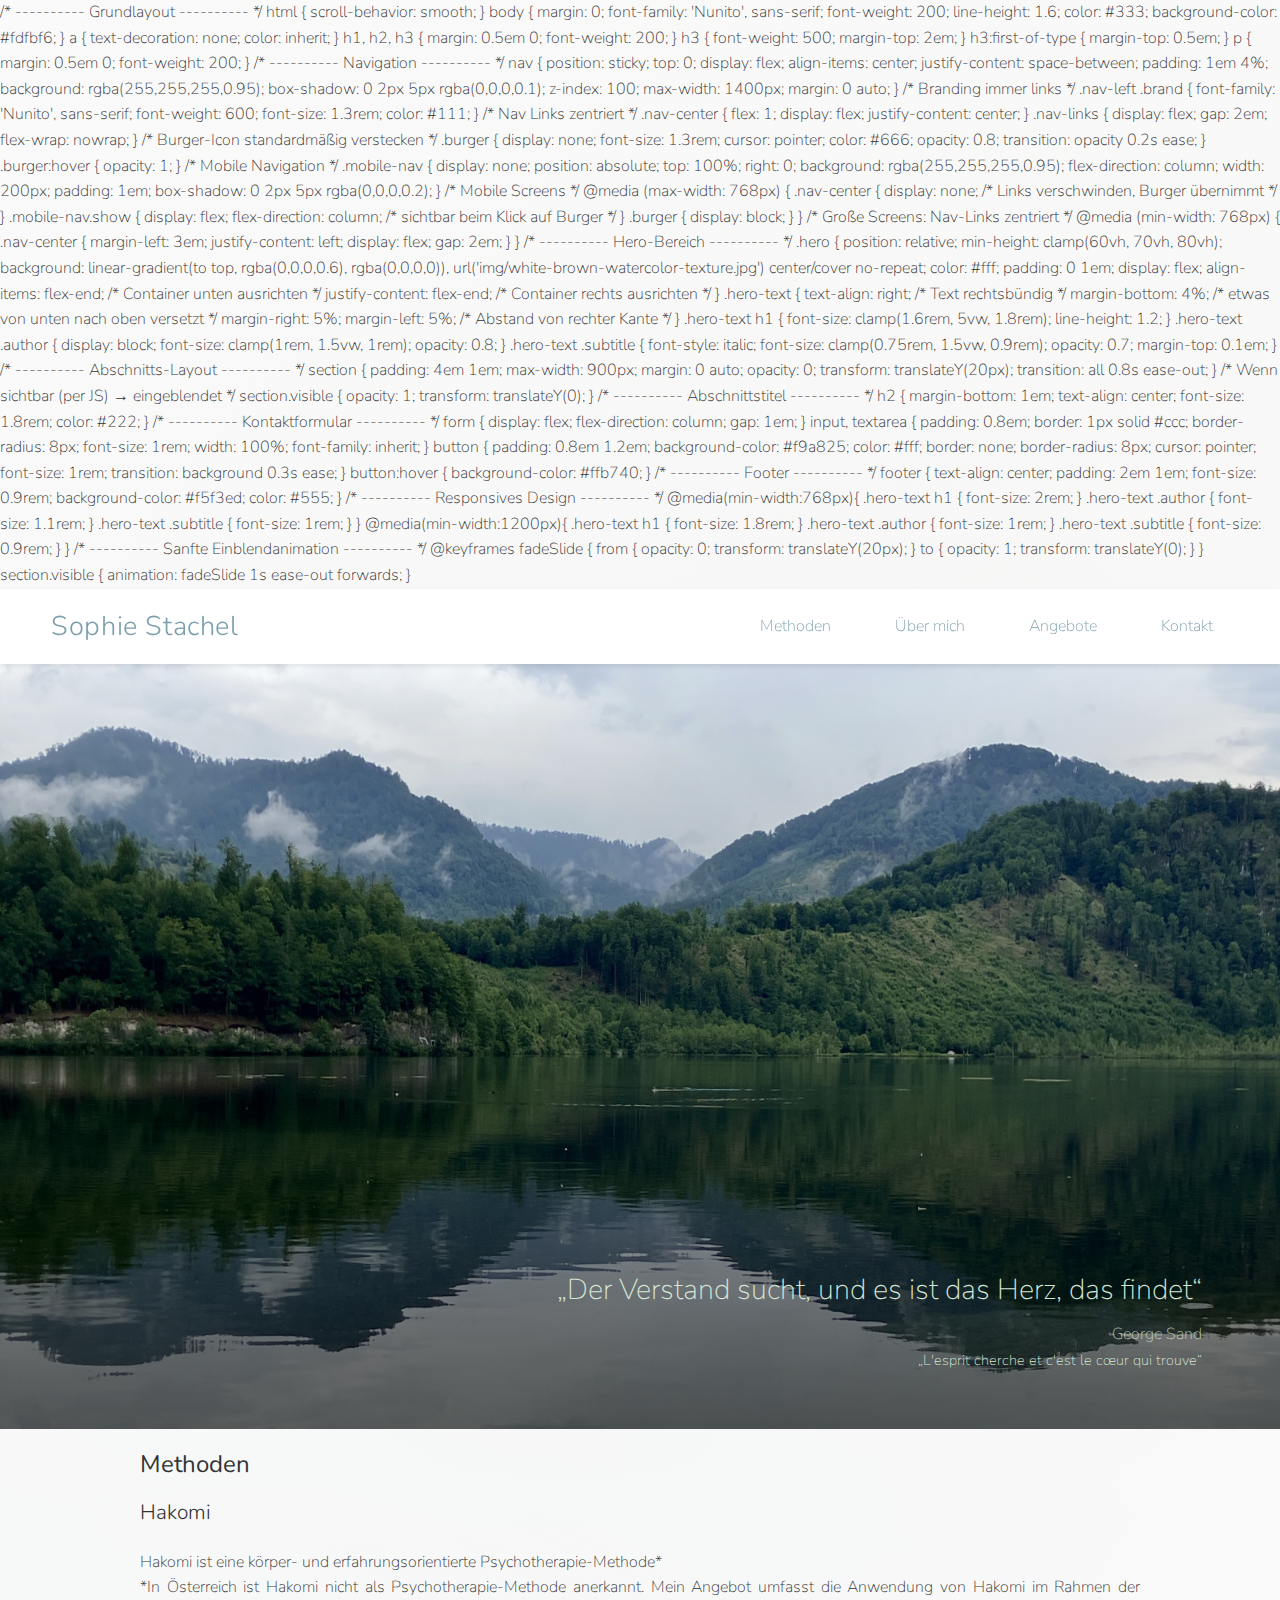
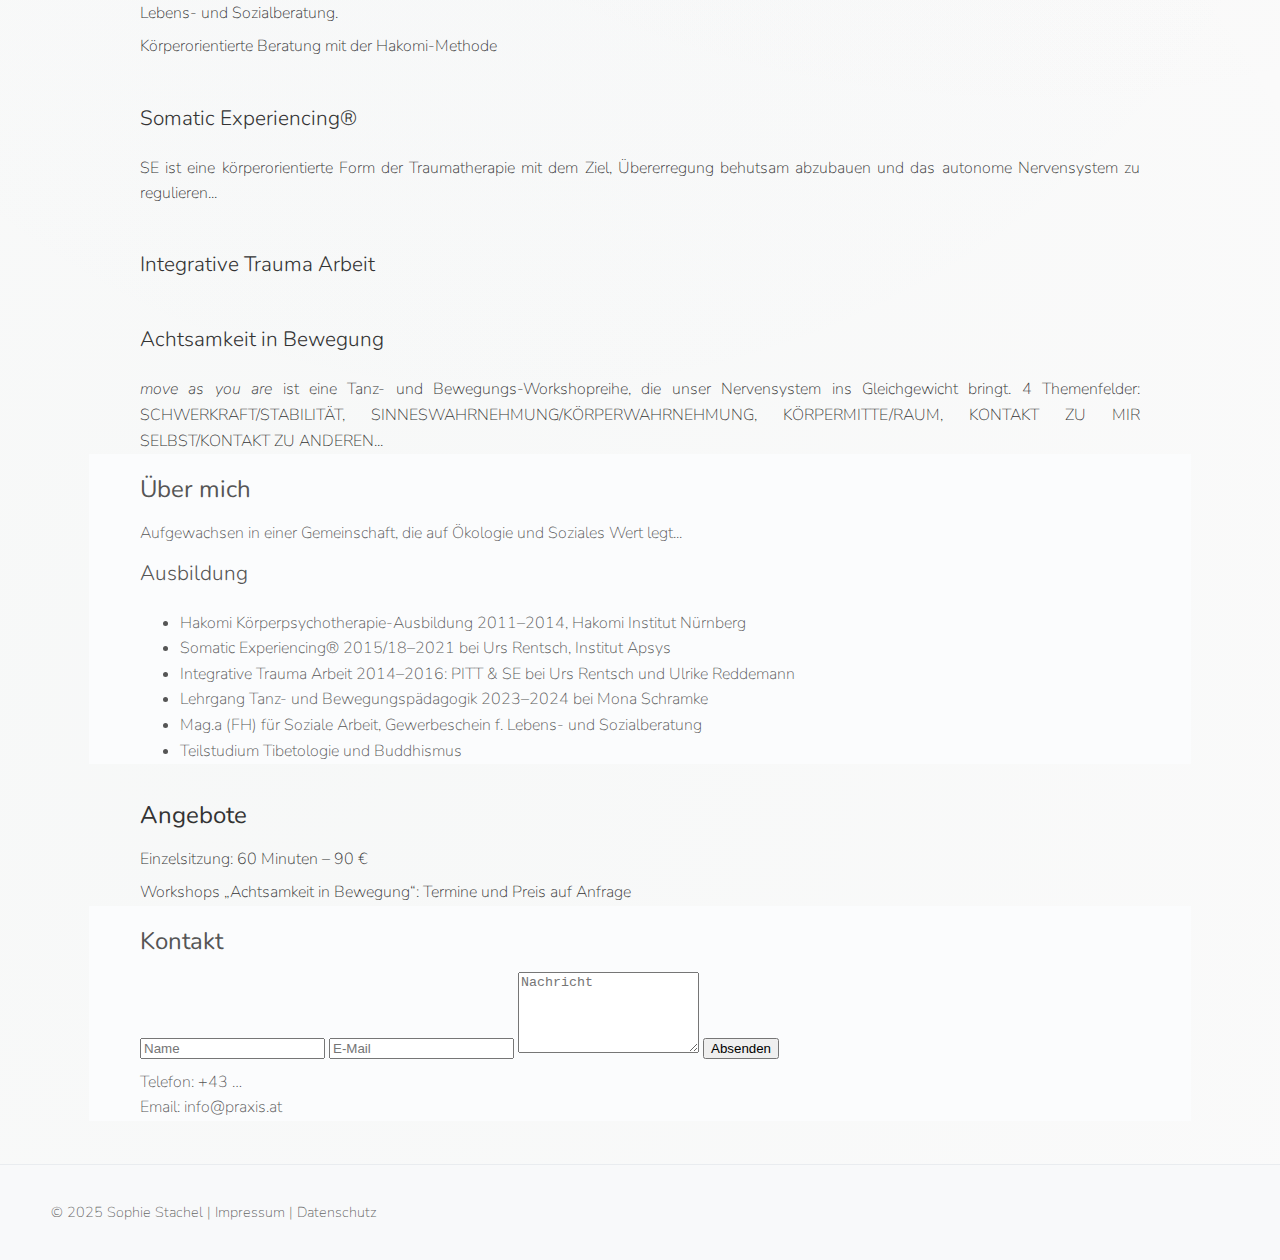
<file: index-old.html>
<!DOCTYPE html>
<html lang="de">
<head>
  <meta charset="UTF-8">
  <meta name="viewport" content="width=device-width, initial-scale=1.0">
  <title>Sophie Stachel</title>

  <!-- Nunito ExtraLight (200) -->
  <link href="https://fonts.googleapis.com/css2?family=Nunito:wght@200;400;600&display=swap" rel="stylesheet">
  
  <!-- External CSS -->
  <link rel="stylesheet" href="styles.css">
    /* ---------- Grundlayout ---------- */
    html {
      scroll-behavior: smooth;
    }
    body {
      margin: 0;
      font-family: 'Nunito', sans-serif;
      font-weight: 200;
      line-height: 1.6;
      color: #333;
      background-color: #fdfbf6;
    }
    a { text-decoration: none; color: inherit; }
    h1, h2, h3 { margin: 0.5em 0; font-weight: 200; }
    h3 { font-weight: 500; margin-top: 2em; }
    h3:first-of-type { margin-top: 0.5em; }
    p { margin: 0.5em 0; font-weight: 200; }



    /* ---------- Navigation ---------- */
    
nav {
  position: sticky;
  top: 0;
  display: flex;
  align-items: center;
  justify-content: space-between;
  padding: 1em 4%;
  background: rgba(255,255,255,0.95);
  box-shadow: 0 2px 5px rgba(0,0,0,0.1);
  z-index: 100;
  max-width: 1400px;
  margin: 0 auto;
}

/* Branding immer links */
.nav-left .brand {
  font-family: 'Nunito', sans-serif;
  font-weight: 600;
  font-size: 1.3rem;
  color: #111;
}

/* Nav Links zentriert */
.nav-center {
  flex: 1;
  display: flex;
  justify-content: center;
}

.nav-links {
  display: flex;
  gap: 2em;
  flex-wrap: nowrap;
}

/* Burger-Icon standardmäßig verstecken */
.burger {
  display: none;
  font-size: 1.3rem;
  cursor: pointer;
  color: #666;
  opacity: 0.8;
  transition: opacity 0.2s ease;
}

.burger:hover {
  opacity: 1;
}

/* Mobile Navigation */
.mobile-nav {
  display: none;
  position: absolute;
  top: 100%;
  right: 0;
  background: rgba(255,255,255,0.95);
  flex-direction: column;
  width: 200px;
  padding: 1em;
  box-shadow: 0 2px 5px rgba(0,0,0,0.2);
}

/* Mobile Screens */
@media (max-width: 768px) {
  .nav-center {
    display: none; /* Links verschwinden, Burger übernimmt */
  }

  .mobile-nav.show {
    display: flex; 
    flex-direction: column; /* sichtbar beim Klick auf Burger */
  }

  .burger {
    display: block;
  }
}

/* Große Screens: Nav-Links zentriert */
@media (min-width: 768px) {
  .nav-center {
    margin-left: 3em;
    justify-content: left;
    display: flex;
    gap: 2em;
  }
}

    /* ---------- Hero-Bereich ---------- */
    .hero {
  position: relative;
  min-height: clamp(60vh, 70vh, 80vh);
  background: 
    linear-gradient(to top, rgba(0,0,0,0.6), rgba(0,0,0,0)),
    url('img/white-brown-watercolor-texture.jpg') center/cover no-repeat;
  color: #fff;
  padding: 0 1em;
  display: flex;
  align-items: flex-end;     /* Container unten ausrichten */
  justify-content: flex-end; /* Container rechts ausrichten */
}

.hero-text {
  text-align: right;       /* Text rechtsbündig */
  margin-bottom: 4%;      /* etwas von unten nach oben versetzt */
  margin-right: 5%;   
  margin-left: 5%;     /* Abstand von rechter Kante */
}

.hero-text h1 {
  font-size: clamp(1.6rem, 5vw, 1.8rem);
  line-height: 1.2;
}

.hero-text .author {
  display: block;
  font-size: clamp(1rem, 1.5vw, 1rem);
  opacity: 0.8;
}

.hero-text .subtitle {
    font-style: italic;

  font-size: clamp(0.75rem, 1.5vw, 0.9rem);
  opacity: 0.7;
  margin-top: 0.1em;
}


    /* ---------- Abschnitts-Layout ---------- */
    section {
      padding: 4em 1em;
      max-width: 900px;
      margin: 0 auto;
      opacity: 0;
      transform: translateY(20px);
      transition: all 0.8s ease-out;
    }

    /* Wenn sichtbar (per JS) → eingeblendet */
    section.visible {
      opacity: 1;
      transform: translateY(0);
    }

    /* ---------- Abschnittstitel ---------- */
    h2 {
      margin-bottom: 1em;
      text-align: center;
      font-size: 1.8rem;
      color: #222;
    }

    /* ---------- Kontaktformular ---------- */
    form {
      display: flex;
      flex-direction: column;
      gap: 1em;
    }
    input, textarea {
      padding: 0.8em;
      border: 1px solid #ccc;
      border-radius: 8px;
      font-size: 1rem;
      width: 100%;
      font-family: inherit;
    }
    button {
      padding: 0.8em 1.2em;
      background-color: #f9a825;
      color: #fff;
      border: none;
      border-radius: 8px;
      cursor: pointer;
      font-size: 1rem;
      transition: background 0.3s ease;
    }
    button:hover {
      background-color: #ffb740;
    }

    /* ---------- Footer ---------- */
    footer {
      text-align: center;
      padding: 2em 1em;
      font-size: 0.9rem;
      background-color: #f5f3ed;
      color: #555;
    }

    /* ---------- Responsives Design ---------- */
    @media(min-width:768px){
      .hero-text h1 { font-size: 2rem; }
      .hero-text .author { font-size: 1.1rem; }
      .hero-text .subtitle { font-size: 1rem; }
    }
    
    @media(min-width:1200px){
      .hero-text h1 { font-size: 1.8rem; }
      .hero-text .author { font-size: 1rem; }
      .hero-text .subtitle { font-size: 0.9rem; }
    }

    /* ---------- Sanfte Einblendanimation ---------- */
    @keyframes fadeSlide {
      from { opacity: 0; transform: translateY(20px); }
      to   { opacity: 1; transform: translateY(0); }
    }
    section.visible {
      animation: fadeSlide 1s ease-out forwards;
    }
  </style>
</head>

<body>

  <!-- Navigation -->
<nav>
  <div class="nav-left">
    <a href="#" class="brand">Sophie Stachel</a>
  </div>

    <div class="nav-center">
      <div class="nav-links">
        <a href="methoden.html">Methoden</a>
        <a href="ueber-mich.html">Über mich</a>
        <a href="angebote.html">Angebote</a>
        <a href="kontakt.html">Kontakt</a>
      </div>
    </div>

    <!-- Mobile Navigation -->
    <div class="nav-links mobile-nav" id="navLinks">
      <a href="methoden.html">Methoden</a>
      <a href="ueber-mich.html">Über mich</a>
      <a href="angebote.html">Angebote</a>
      <a href="kontakt.html">Kontakt</a>
    </div>  <div class="burger" id="burger">&#9776;</div>
</nav>

  <!-- Hero -->
  <header class="hero">
  <div class="hero-text">
    <h1>„Der Verstand sucht, und es ist das Herz, das findet“</h1>
    <span class="author">George Sand</span>
    <p class="subtitle">„L'esprit cherche et c'est le cœur qui trouve“</p>
  </div>
</header>

  <!-- Methoden -->
  <section id="methoden">
    <h2>Methoden</h2>
    <h3>Hakomi</h3>
    <p>Hakomi ist eine körper- und erfahrungsorientierte Psychotherapie-Methode*<br>
    *In Österreich ist Hakomi nicht als Psychotherapie-Methode anerkannt. Mein Angebot umfasst die Anwendung von Hakomi im Rahmen der Lebens- und Sozialberatung.</p>
    <p>Körperorientierte Beratung mit der Hakomi-Methode</p>

    <h3>Somatic Experiencing®</h3>
    <p>SE ist eine körperorientierte Form der Traumatherapie mit dem Ziel, Übererregung behutsam abzubauen und das autonome Nervensystem zu regulieren...</p>

    <h3>Integrative Trauma Arbeit</h3>

    <h3>Achtsamkeit in Bewegung</h3>
    <p><em>move as you are</em> ist eine Tanz- und Bewegungs-Workshopreihe, die unser Nervensystem ins Gleichgewicht bringt. 4 Themenfelder: SCHWERKRAFT/STABILITÄT, SINNESWAHRNEHMUNG/KÖRPERWAHRNEHMUNG, KÖRPERMITTE/RAUM, KONTAKT ZU MIR SELBST/KONTAKT ZU ANDEREN...</p>
  </section>

  <!-- Über mich -->
  <section id="ueber-mich">
    <h2>Über mich</h2>
    <p>Aufgewachsen in einer Gemeinschaft, die auf Ökologie und Soziales Wert legt...</p>
    <h3>Ausbildung</h3>
    <ul>
      <li>Hakomi Körperpsychotherapie-Ausbildung 2011–2014, Hakomi Institut Nürnberg</li>
      <li>Somatic Experiencing® 2015/18–2021 bei Urs Rentsch, Institut Apsys</li>
      <li>Integrative Trauma Arbeit 2014–2016: PITT & SE bei Urs Rentsch und Ulrike Reddemann</li>
      <li>Lehrgang Tanz- und Bewegungspädagogik 2023–2024 bei Mona Schramke</li>
      <li>Mag.a (FH) für Soziale Arbeit, Gewerbeschein f. Lebens- und Sozialberatung</li>
      <li>Teilstudium Tibetologie und Buddhismus</li>
    </ul>
  </section>

  <!-- Angebote -->
  <section id="angebote">
    <h2>Angebote</h2>
    <p>Einzelsitzung: 60 Minuten – 90 €</p>
    <p>Workshops „Achtsamkeit in Bewegung“: Termine und Preis auf Anfrage</p>
  </section>

  <!-- Kontakt -->
  <section id="kontakt">
    <h2>Kontakt</h2>
    <form action="#" method="POST">
      <input type="text" name="name" placeholder="Name" required>
      <input type="email" name="email" placeholder="E-Mail" required>
      <textarea name="message" rows="5" placeholder="Nachricht" required></textarea>
      <button type="submit">Absenden</button>
    </form>
    <p>Telefon: +43 …<br>Email: info@praxis.at</p>
  </section>

  <!-- Footer -->
  <footer>
    <p>&copy; 2025 Sophie Stachel | 
      <a href="impressum.html">Impressum</a> | 
      <a href="datenschutz.html">Datenschutz</a>
    </p>
  </footer>

  <!-- ---------- Animation per JavaScript ---------- -->
  
<script src="script.js"></script>
</body>
</html>
</file>
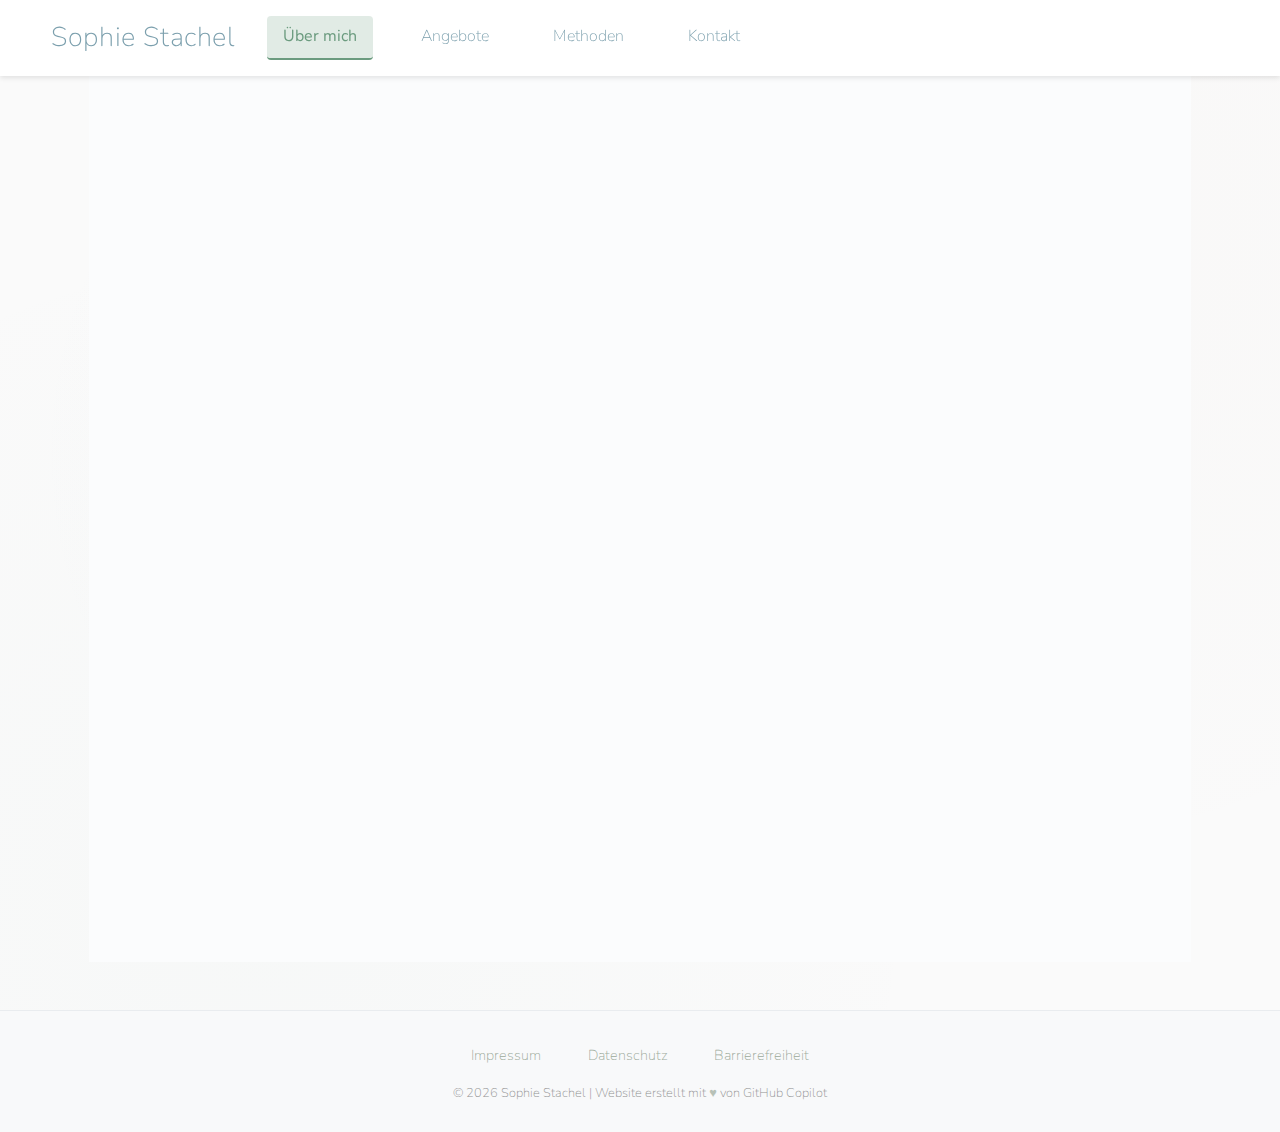
<file: ueber-mich.html>
<!DOCTYPE html>
<html lang="de">
<head>
  <meta charset="UTF-8">
  <meta name="viewport" content="width=device-width, initial-scale=1.0">
  <title>Über mich - Sophie Stachel | Hakomi & Somatic Experiencing Practitioner</title>
  <meta name="description" content="Menschen auf dem Weg zu ihrer Lebendigkeit, Tiefe und Leichtigkeit zu begleiten…">
  
  <!-- Open Graph / Social Media -->
  <meta property="og:type" content="website">
  <meta property="og:url" content="https://www.sophiestachel.at/ueber-mich.html">
  <meta property="og:title" content="Über mich - Sophie Stachel">
  <meta property="og:description" content="Menschen auf dem Weg zu ihrer Lebendigkeit, Tiefe und Leichtigkeit zu begleiten…">
  <meta property="og:locale" content="de_AT">

  <!-- Canonical URL -->
  <link rel="canonical" href="https://www.sophiestachel.at/ueber-mich.html">

  <!-- Favicon -->
  <link rel="icon" type="image/svg+xml" href="favicon.svg">
  
  <!-- External CSS -->
  <link rel="stylesheet" href="styles.css">
  
  <!-- Responsive Layout for Text/Photo -->
  <style>
    .text-photo-container {
      display: flex;
      gap: 3em;
      align-items: center;
      margin-bottom: 3em;
    }
    
    /* Default: Hide top portrait */
    .top-portrait-column {
      display: none !important;
    }
    
    /* Mobile: Show top portrait, hide bottom portrait */
    @media (max-width: 768px) {
      .text-photo-container {
        display: block !important;
      }
      
      .top-portrait-column {
        display: block !important;
        text-align: center;
        margin-top: 2em;
      }
    }
  </style>
  
  <!-- Navigation Component -->
  <script src="components/navbar.js"></script>
</head>

<body>
  <!-- Navigation wird automatisch eingefügt -->

  <!-- Mobile Page Indicator -->
  <div class="page-indicator">
    <h2>Über mich</h2>
  </div>

  <!-- Content -->
  <section>
    <!-- Text with Photo Section -->
    <div class="text-photo-container fade-in">
      <div style="flex: 1;">
        <p>Ich erinnere mich, dass mein Körper für mich bereits als Kind eine Quelle für Kraft, Ruhe, Spiel und Behaglichkeit war. Mir wurde sehr früh bewusst, welch unermesslicher Schatz mit eigenen sich regulierenden Rhythmen in uns liegt, wenn wir uns dem inneren Erleben mit offener Neugier zuwenden.</p>
        
        <p>Später im Zuge meiner Beschäftigung mit buddhistischer Philosophie und unterschiedlichen achtsamkeitsbasierten Praktiken kam ich zu der Erkenntnis, dass diese mich erst dann richtig neugierig machen, wenn sie in meinem täglichen Leben spürbar und lebendig sind.</p>
        
        <p>In meinem persönlichen Leben wurde ich immer wieder vor große Herausforderungen gestellt. Wiederholt hat sich mir gezeigt, dass es auch unter großen Belastungen möglich ist, Schritt für Schritt zurück in ein Gefühl von Sicherheit, Lebendigkeit und Beweglichkeit zu finden. Die Unterstützung professioneller Begleiter*innen war für mich dabei eine zentrale Stütze und ein hilfreicher Lernraum. Über Hakomi und Somatic Experiencing, aber auch im Yoga und im Tanz habe ich Zugänge gefunden, an den Herausforderungen zu wachsen und Resilienz zu entwickeln. Achtsamkeit bedeutet für mich heute Annehmen, So-Sein, Freiheit, Lebendigkeit, Bewegung, Wandelbarkeit und Verbindung mit mir und der Welt.</p>
        
        <p>In der Begleitung von Menschen ist mir ein ressourcenorientierter Zugang, Humor und eine interessierte Offenheit für die unterschiedlichsten Lebensrealitäten wichtig. Dieser Zugang schließt sowohl einen achtsamen, behutsamen Weg nach innen als auch das Zulassen und Erkunden ungebändigter innerer Aspekte mit ein.</p>
      </div>
      <div class="top-portrait-column" style="flex-shrink: 0;">
        <img src="img/sophie-portrait-2.jpg" alt="Sophie Stachel - Körperorientierte Beratung Wien" style="width: 220px; max-width: 220px;">
      </div>
    </div>

    <!-- Qualifications Section with Portrait (for large screens) -->
    <div class="about-qualifications-container fade-in">
      <div class="about-qualifications-content">
        <h2 style="color: #2a6b7e;">Ausbildung & Berufserfahrung</h2>
        <ul class="qualifications-list">
        <li>Hakomi Körperpsychotherapie 2011-2014, Hakomi Institute of Europe</li>
        <li>Somatic Experiencing® 2018 - 2021, Institut Apsys</li>
        <li>Integrative Trauma Arbeit (PITT & SE) 2014-2016, Institut Apsys</li>
        <li>Lehrgang für Tanz- und Bewegungspädagogik 2023-2024</li>
        <li>Mag.<sup>a</sup>(FH) für Soziale Arbeit, Gewerbeschein für Lebens- und Sozialberatung</li>
        <li>Teilstudium Tibetologie und Buddhismuskunde</li>
        <li>seit 2010 im psychosozialen Zentrum ESRA beschäftigt, aktuell in der Arbeit mit Holocaust-Überlebenden</li>
        <li>Kontinuierliche Weiterbildung in somatischen Methoden  - Tanz, Yoga, Körperarbeit</li>
      </ul>
      </div>
      <div class="about-portrait-column">
        <img src="img/sophie-portrait-2.jpg" alt="Sophie Stachel Portrait" style="width: 220px; max-width: 220px;">
      </div>
    </div>
  </section>



  <!-- Footer -->
  <footer>
    <div class="footer-content">
      <div class="footer-links" role="navigation" aria-label="Footer-Navigation">
        <a href="impressum.html">Impressum</a>
        <a href="datenschutz.html">Datenschutz</a>
        <a href="barrierefreiheit.html" aria-label="Barrierefreiheit">Barrierefreiheit</a>
        
        </a>
      </div>
      <div class="footer-credits">
        © 2026 Sophie Stachel | Website erstellt mit <span style="color: #9CAA9B;">♥</span> von GitHub Copilot
      </div>
    </div>
  </footer>

  <script src="script.js"></script>
</body>
</html>
</file>
<file: styles.css>
/* ---------- Local Fonts (DSGVO-konform) ---------- */
@font-face {
  font-family: 'Nunito';
  font-style: normal;
  font-weight: 200;
  font-display: swap;
  src: url('fonts/Nunito/static/Nunito-ExtraLight.ttf') format('truetype');
}

@font-face {
  font-family: 'Nunito';
  font-style: normal;
  font-weight: 400;
  font-display: swap;
  src: url('fonts/Nunito/static/Nunito-Regular.ttf') format('truetype');
}

@font-face {
  font-family: 'Nunito';
  font-style: normal;
  font-weight: 600;
  font-display: swap;
  src: url('fonts/Nunito/static/Nunito-SemiBold.ttf') format('truetype');
}

/* ---------- CSS Variables (Farben) ---------- */
:root {
  --sage-green: #9CAA9B;
  --sage-green-dark: #6B7A6A; /* Darker for better contrast */
  --sage-green-light: #B5C4B5;
  --accent-sage: rgba(156, 170, 155, 0.15);
  --text-dark: #333;
  --text-sage: #5A6B5A;
  /* Leuchtender Akzent - Warmes Salbei-Grün */
  --sage-bright: #6B9B7F;
  --sage-bright-light: rgba(107, 155, 127, 0.2);
  /* Leuchtendes Taubenblau für Akzente */
  --dove-blue: #7BA5CC;
  --dove-blue-light: rgba(123, 165, 204, 0.2);
}

/* ---------- Grundlayout ---------- */
html {
  scroll-behavior: smooth;
}
body {
  margin: 0;
  font-family: 'Nunito', 'Arial', sans-serif;
  font-weight: 200;
  line-height: 1.6;
  color: #333;
  background: 
    radial-gradient(circle at 20% 80%, rgba(139, 185, 174, 0.03) 0%, transparent 50%),
    radial-gradient(circle at 80% 20%, rgba(188, 143, 113, 0.02) 0%, transparent 50%),
    radial-gradient(circle at 40% 40%, rgba(119, 158, 203, 0.02) 0%, transparent 50%),
    #fafafa;
}

/* ---------- Accessibility Styles ---------- */
/* Screen reader only */
.sr-only {
  position: absolute;
  width: 1px;
  height: 1px;
  padding: 0;
  margin: -1px;
  overflow: hidden;
  clip: rect(0, 0, 0, 0);
  white-space: nowrap;
  border: 0;
}

/* Focus styles for better accessibility */
a:focus,
button:focus,
[tabindex]:focus {
  outline: 2px solid #0066cc;
  outline-offset: 2px;
  border-radius: 3px;
}

/* Navigation links - no blue outline on click */
.nav-links a:focus,
.nav-links a:active {
  outline: none !important;
}

.mobile-nav a:focus,
.mobile-nav a:active {
  outline: none !important;
}

/* Brand link - no outline */
.brand:focus,
.brand:active {
  outline: none !important;
}

/* Burger menu focus - completely stable */
.burger:focus,
.burger:hover,
.burger:active {
  outline: none !important;
  background: none !important;
  transform: none !important;
  position: static !important;
  transition: none !important;
}

/* Skip link for keyboard navigation - completely hidden until focus */
.skip-link {
  position: absolute;
  top: -100px;
  left: -10000px;
  width: 1px;
  height: 1px;
  overflow: hidden;
  background: #000;
  color: #fff;
  padding: 8px 12px;
  text-decoration: none;
  z-index: 1000;
  border-radius: 3px;
  font-weight: bold;
}

.skip-link:focus {
  position: absolute;
  top: 10px;
  left: 10px;
  width: auto;
  height: auto;
  overflow: visible;
}

/* Reduced motion for accessibility */
@media (prefers-reduced-motion: reduce) {
  .fade-in {
    transition: none;
    opacity: 1 !important;
    transform: none !important;
  }
  
  * {
    animation-duration: 0.01ms !important;
    animation-iteration-count: 1 !important;
    transition-duration: 0.01ms !important;
  }
}

a { text-decoration: none; color: inherit; }

/* Überschriften-Stile */
h1 { 
  margin: 0.5em 0;
  font-weight: 100;
  font-size: 1.8rem;
}

h2 {
  margin: 0.5em 0;
  font-weight: 400;
  font-size: 1.5rem;
}

h2.welcome-heading { color: #6B9B7F !important; margin: 0.5em 0;
  font-weight: 400;
  font-size: 1.5rem;} /* Salbei-Grün oder taubenblau 7B9FAD*/

 /* Salbei-Grün oder taubenblau 7B9FAD*/

h3 { 
  font-weight: 300;
  font-size: 1.3rem;
  margin-top: 2em;
}

h3:first-of-type { margin-top: 0.5em; }

/* Erstes Element in Section hat konsistenten Abstand */
section > *:first-child {
  margin-top: 0 !important;
}
p { margin: 0.5em 0; font-weight: 200; text-align: justify; }

/* Remove bottom margin from last paragraph in sections */
section p:last-child {
  margin-bottom: 0;
}

/* Main content - no bottom margin/padding */
main {
  margin-bottom: 0 !important;
  padding-bottom: 0 !important;
}

/* Section - really no bottom spacing */
section {
  margin-bottom: 0 !important;
}

/* ---------- Animations ---------- */
.fade-in {
  opacity: 0;
  transform: translateY(30px);
  transition: opacity 0.8s ease-out, transform 0.8s ease-out;
}

.fade-in.delay-1 { transition-delay: 0.2s; }
.fade-in.delay-2 { transition-delay: 0.4s; }
.fade-in.delay-3 { transition-delay: 0.6s; }
.fade-in.delay-4 { transition-delay: 0.8s; }

.fade-in.visible {
  opacity: 1;
  transform: translateY(0);
}

section {
  opacity: 0;
  transform: translateY(20px);
  transition: opacity 0.6s ease-out, transform 0.6s ease-out;
}

section.visible {
  opacity: 1;
  transform: translateY(0);
}

/* ---------- Navigation ---------- */
nav {
  position: sticky;
  top: 0;
  display: flex;
  align-items: center;
  justify-content: space-between;
  padding: 1em 4%;
  background: rgba(255,255,255,0.95);
  box-shadow: 0 2px 5px rgba(0,0,0,0.1);
  z-index: 103;
  width: 100%;
  box-sizing: border-box;
}

/* Nav Links Container - direkt neben Brand */
.nav-left {
  display: flex;
  align-items: center;
  gap: 2em;
}

.nav-left .brand {
  font-family: 'Nunito', sans-serif;
  font-weight: 300;
  font-size: 1.7rem;
  color: #7B9FAD;
  letter-spacing: 0.6px;
}

.nav-links {
  display: flex;
  gap: 2em;
  flex-wrap: nowrap;
}

.nav-links a {
  padding: 0.5em 1em;
  border-radius: 4px;
  transition: background-color 0.2s ease;
  color: #7B9FAD;
}

.nav-links a:hover {
  background-color: var(--sage-bright-light);
  color: var(--sage-bright);
}

.nav-links a.active {
  /* Leuchtender Salbei-Akzent */
  background-color: var(--sage-bright-light) !important;
  color: var(--sage-bright) !important;
  border-bottom: 2px solid var(--sage-bright) !important;
  box-sizing: border-box;
  
  /* Alternative Farboptionen: */
  /* Warmes Beige/Terrakotta:
  background-color: rgba(188, 143, 113, 0.15);
  color: #8b5a3c; */
  
  /* Sanftes Blau:
  background-color: rgba(119, 158, 203, 0.15);
  color: #2c4b6b; */
  
  /* Warmes Rosa/Mauve:
  background-color: rgba(186, 148, 159, 0.15);
  color: #6b4c56; */
  
  /* Honig/Gold:
  background-color: rgba(218, 165, 98, 0.15);
  color: #8b5e2b; */
  
  font-weight: 400;
}

/* Burger-Icon standardmäßig verstecken */
.burger {
  display: none;
  font-size: 1.3rem;
  cursor: pointer;
  color: #7B9FAD;
  opacity: 0.8;
  outline: none;
  border: none;
  background: none;
  position: relative;
  transition: none;
}

/* Body Overlay für Burger Menu */
body.menu-open::before {
  content: '';
  position: fixed;
  top: 0;
  left: 0;
  width: 100%;
  height: 100%;
  background: rgba(0, 0, 0, 0.2);
  z-index: 99;
  opacity: 0;
  animation: fadeInOverlay 0.3s ease forwards;
}

@keyframes fadeInOverlay {
  to {
    opacity: 1;
  }
}



/* Mobile Navigation */
.mobile-nav {
  display: none;
  position: absolute;
  top: 100%;
  right: 0;
  background: white;
  flex-direction: column;
  width: 200px;
  padding: 1em;
  box-shadow: 0 4px 20px rgba(0,0,0,0.2);
  border-radius: 0 0 0 8px;
  z-index: 101;
}

.mobile-nav a {
  padding: 0.8em 1em;
  border-radius: 4px;
  margin-bottom: 0.2em;
  transition: background-color 0.2s ease;
}

.mobile-nav a:hover {
  background-color: rgba(0,0,0,0.05);
}

.mobile-nav a.active {
  /* Salbei-Grün auch für Mobile Menu */
  background-color: rgba(139, 185, 174, 0.15);
  color: #2d5747;
  font-weight: 400;
}

/* Mobile Screens and Tablets - Extended breakpoint to prevent two-line navbar */
@media (max-width: 1050px) {
  .nav-left .nav-links {
    display: none; /* Links verschwinden, Burger übernimmt */
  }

  .mobile-nav.show {
    display: flex; 
    flex-direction: column; /* sichtbar beim Klick auf Burger */
  }

  .burger {
    display: block;
    position: absolute;
    right: 4%;
    top: 50%;
    transform: translateY(-50%);
    z-index: 102;
  }
  
  /* Brand etwas kleiner auf mobilen Geräten */
  .nav-left .brand {
    font-size: 1.5rem;
    color: #7B9FAD;
  }
}


/* ---------- Hero-Bereich ---------- */
.hero {
  position: relative;
  min-height: clamp(70vh, 85vh, 95vh);
  max-height: 95vh;
  background: 
    linear-gradient(to top, rgba(0,0,0,0.6), rgba(0,0,0,0)),
    url('img/hero5.JPG');
  background-size: cover;
  background-position: center center;
  background-repeat: no-repeat;
  color: #D5E5D4;
  padding: 0 1em;
  display: flex;
  align-items: flex-end;
  justify-content: flex-end;
  overflow: visible; /* Damit die Welle nach unten ragen kann */
}

.hero-text {
  text-align: right;
  margin-bottom: 4%;
  margin-right: 5%;   
  margin-left: 5%;
}



.hero-text h1 {
  font-size: clamp(1.6rem, 5vw, 1.8rem);
  line-height: 1.2;
}

.hero-text .author {
  display: block;
  font-size: clamp(1rem, 1.5vw, 1rem);
  opacity: 0.8;
}

.hero-text .subtitle {
  font-style: normal;
  font-size: clamp(0.75rem, 1.5vw, 0.9rem);
  color: #D5E5D4;
  margin-top: 0.1em;
  text-align: right;
}

/* ---------- Mobile Page Indicator ---------- */
.page-indicator {
  display: none;
  padding: 1em 4% 0.5em;
  margin: 0 auto;
  max-width: 1000px;
}

.page-indicator h2 {
  font-size: 1.6rem;
  font-weight: 500;
  color: var(--sage-green);
  margin: 0;
  opacity: 0.9;
  text-align: left;
}

@media (max-width: 768px) {
  .page-indicator {
    display: block;
  }
}

/* ---------- Content Sections ---------- */
section {
  opacity: 1;
  transform: translateY(0);
  max-width: 1000px;
  margin: 0 auto;
  padding: 1em 4% 0 4%;
}

section.visible {
  opacity: 1;
  transform: translateY(0);
}

section:nth-child(even) {
  background-color: #fbfcfd;
  color: #555;
}

/* ---------- Dekorative Wellenlinien als Trenner ---------- */
.wave-divider {
  width: 100%;
  height: 80px;
  margin: 3em 0 2em 0;
  position: relative;
  overflow: hidden;
}

.wave-divider svg {
  width: 100%;
  height: 100%;
  display: block;
}

/* Optional: für abwechselnde Farben */
.wave-divider.blue svg path {
  fill: #7BA5CC;
}

.wave-divider.sage svg path {
  fill: #6B9B7F;
}

/* ---------- Page Header (für Seiten ohne Hero) ---------- */
.page-header {
  max-width: 1000px;
  margin: 0 auto;
  padding: 2em 4% 0.5em;
  text-align: center;
}

.page-header h1 {
  font-size: 1.8rem;
  margin-bottom: 0.3em;
  font-weight: 400;
  color: #555;
}

/* ---------- Responsives Design ---------- */
@media(min-width:768px){
  .hero {
    min-height:vh;
    max-height: 88vh;
    background-position: center 35%;
  }
  .hero-text h1 { font-size: 1.8rem; }
  .hero-text .author { font-size: 1.1rem; }
  .hero-text .subtitle { font-size: 1rem; }
}

@media(min-width:1200px){
  .hero {
    min-height: 85vh;
    max-height: 92vh;
    background-position: center 38%;
  }
  .hero-text h1 { font-size: 1.8rem; }
  .hero-text .author { font-size: 1rem; }
  .hero-text .subtitle { font-size: 0.9rem; }
}

@media(min-width:1600px){
  .hero {
    min-height: 88vh;
    max-height: 95vh;
    background-position: center 15%;
  }
}

/* ---------- Removed Animations for better UX ---------- */

/* ---------- Methoden mit Bildern ---------- */
.method-item {
  display: grid;
  grid-template-columns: minmax(0, 1fr) minmax(0, 1fr);
  gap: 3em;
  align-items: start;
  margin: 3em 0;
  padding: 2em 0;
  max-width: 100%;
}

.method-content,
.method-image {
  min-width: 0;
  width: 100%;
  margin-top: 0;
}

.method-item:first-child {
  margin-top: 0;
  padding: 0;
}

.method-item:nth-child(even) .method-content {
  order: 2;
}

.method-item:nth-child(even) .method-image {
  order: 1;
}

.method-content h3 {
  margin-top: 0;
  font-size: 1.8rem;
  font-weight: 500;
  color: var(--sage-green);
}

.method-image {
  overflow: hidden;
  box-shadow: 0 8px 24px rgba(0,0,0,0.1);
  width: 100%;
  max-width: 500px;
  margin: 12px auto 0 auto;
  align-self: flex-start;
  padding: 0;
}

.method-image img {
  width: 100%;
  height: 280px;
  object-fit: cover;
  object-position: center center;
  transition: transform 0.2s ease;
  display: block;
  max-width: 100%;
  margin: 0;
  padding: 0;
}

.method-image img:hover {
  transform: scale(1.01);
}

/* Mobile: Bilder immer oben */
@media (max-width: 768px) {
  .method-item {
    grid-template-columns: 1fr;
    gap: 1.5em;
    margin: 2em 0;
  }
  
  .method-image {
    order: -1;
  }
  
  .method-content {
    order: 1;
  }
  
  .method-content h3 {
    text-align: center;
  }
  
  .method-image img {
    height: 250px;
  }
}

/* ---------- Photo and Qualifications Layout ---------- */
.photo-qualifications-container {
  display: flex;
  gap: 3em;
  margin: 3em 0 2em 0;
  align-items: start;
}

.photo-column {
  flex-shrink: 0;
  width: 220px;
}

.photo-column img {
  width: 220px !important;
  height: auto;
  aspect-ratio: 3/4;
  object-fit: cover;
  object-position: center center;
  box-shadow: 0 4px 8px rgba(0,0,0,0.1);
}

.qualifications-column {
  flex: 1;
}

.qualifications-column h2 {
  margin-top: 0;
  font-size: 1.5rem;
}

.qualifications-column ul {
  font-size: 0.9rem;
  line-height: 1.6;
}

.qualifications-column li {
  margin-bottom: 0.6em;
}

/* About page qualifications with portrait on the side (large screens only) */
.about-qualifications-container {
  display: flex;
  gap: 3em;
  margin-bottom: 3em;
  align-items: center;
}

.about-qualifications-content h2 {
  margin-top: 0;
}

.about-qualifications-content {
  flex: 1;
}

/* Default: Hide portrait column */
.about-portrait-column {
  flex-shrink: 0;
  display: none;
}

.about-portrait-column img {
  width: 220px;
  max-width: 220px;
  box-shadow: 0 4px 8px rgba(0,0,0,0.1);
}

/* Show portrait next to qualifications on tablet and larger screens */
@media (min-width: 769px) {
  .about-portrait-column {
    display: block !important;
  }
}

/* Qualifications list styling (like service-list) */
.qualifications-list {
  padding-left: 0;
  list-style: none;
  margin: 15px 0;
  color: #666; /* Gräulicher Text wie bei service-list */
}

.qualifications-list li {
  padding: 8px 0;
  padding-left: 25px;
  position: relative;
  line-height: 1.8;
}

.qualifications-list li:before {
  content: "•";
  color: var(--sage-green);
  font-weight: bold;
  position: absolute;
  left: 3px;
  top: 6px;
}

/* Tablet: Stack vertically */
@media (max-width: 1024px) {
  .photo-qualifications-container {
    flex-direction: column;
    gap: 2em;
  }
  
  .photo-column {
    width: 280px;
  }
  
  .photo-column img {
    width: 280px !important;
    margin: 0 auto;
    display: block;
  }
  
  .about-qualifications-container {
    flex-direction: column;
  }
}

/* Mobile: Smaller photo */
@media (max-width: 480px) {
  .photo-column {
    width: 240px;
  }
  
  .photo-column img {
    width: 240px !important;
  }
  
  .qualifications-column ul {
    font-size: 0.85rem;
  }
}

/* ---------- Image Gallery ---------- */
.image-gallery {
  display: grid;
  grid-template-columns: 1fr 1fr;
  gap: 2em;
  margin: 3em 0 2em 0;
  align-items: start;
}

.image-item {
  text-align: center;
  display: flex;
  flex-direction: column;
  height: 100%;
}

.image-item img {
  width: 100%;
  height: 280px;
  object-fit: cover;
  object-position: top center;
  box-shadow: 0 4px 8px rgba(0,0,0,0.1);
  transition: transform 0.2s ease;
}

/* Hochformat für Portrait-Bilder (Verhältnis 3840:4986 ≈ 3:4) */
.image-item.portrait img {
  height: 360px;
  width: 85%;
  margin: 0 auto;
  aspect-ratio: 3/4;
  object-fit: cover;
  object-position: center center;
}

.image-item img:hover {
  transform: scale(1.02);
}

.image-item h4 {
  margin: 1em 0 0.5em;
  font-weight: 400;
  color: #333;
}

.image-item p {
  font-size: 0.9rem;
  color: #666;
  font-style: italic;
}

/* Tablet: Bilder kleiner */
@media (max-width: 1024px) and (min-width: 481px) {
  .image-item img {
    height: 220px;
  }
  
  .image-item.portrait img {
    height: 280px;
    width: 80%;
    object-fit: cover;
  }
}

/* Mobile: Bilder untereinander */
@media (max-width: 480px) {
  .image-gallery {
    grid-template-columns: 1fr;
    gap: 1.5em;
  }
  
  .image-item img {
    height: 250px;
  }
  
  .image-item.portrait img {
    height: 320px;
    width: 75%;
    aspect-ratio: 3/4;
    object-fit: cover;
  }
}

/* ---------- Service Items (Angebote) ---------- */
.service-item {
    background: 
      radial-gradient(circle at 10% 20%, rgba(139, 185, 174, 0.02) 0%, transparent 40%),
      white;
    padding: 30px;
    border-radius: 12px;
    box-shadow: 0 4px 15px rgba(0,0,0,0.05);
    margin-bottom: 30px;
    border: 1px solid #f0f0f0;
}

.service-item h3 {
    color: var(--sage-green);
    font-size: 1.4em;
    margin-bottom: 15px;
    font-weight: 600;
}

.service-list {
    padding-left: 0;
    list-style: none;
    margin: 15px 0;
}

.service-list li {
    padding: 6px 0;
    padding-left: 25px;
    position: relative;
}

.service-list li:before {
    content: "•";
    color: var(--sage-green);
    font-weight: bold;
    position: absolute;
    left: 3px;
    top: 4px;
}

.session-info {
    background: var(--accent-sage);
    padding: 20px;
    border-radius: 8px;
    margin: 20px 0;
    margin-bottom: 60px;
    border-left: 4px solid var(--sage-green);
}

.workshop-themes {
    margin: 20px 0;
}

.workshop-themes h4 {
    color: var(--sage-green);
    margin-bottom: 15px;
    font-weight: 600;
}

.praxis-card-inner {
  display: flex;
  align-items: flex-start;
  gap: 1.5em;
  flex-wrap: wrap;
}
.praxis-bild {
  width: 150px;
  height: 150px;
  object-fit: cover;
  max-width: 40vw;
  box-shadow: 0 4px 12px rgba(0,0,0,0.08);
  flex-shrink: 0;
}
.praxis-adresse {
  font-size: 1em;
  line-height: 1.5;
}
@media (max-width: 600px) {
  .praxis-card-inner {
    flex-direction: column;
    gap: 1em;
    align-items: flex-start;
  }
  .praxis-bild {
    width: 100%;
    max-width: 100%;
  }
}

.payment-info {
    background: #f0f0f0;
    padding: 20px;
    border-radius: 8px;
    margin-top: 30px;
    font-size: 0.9em;
}

.payment-info h4 {
    color: #2d5747;
    margin-bottom: 10px;
}

/* ---------- Legal Info ---------- */
.legal-info {
    background: #f8f9fa;
    border: 1px solid #e9ecef;
    padding: 20px;
    border-radius: 8px;
    margin-top: 30px;
    font-size: 0.9em;
    line-height: 1.6;
}

.legal-info h4 {
    color: var(--sage-green);
    margin-bottom: 15px;
    font-size: 1em;
    font-weight: 600;
}

.legal-info p {
    color: #555;
    margin: 0;
}

.contact-info-inner {
  display: flex;
  align-items: flex-start; /* Bild oben am Text ausrichten */
  gap: 1.5em; /* Abstand zwischen Bild und Text */
  flex-wrap: wrap; /* Damit es auf kleinen Bildschirmen untereinander geht */
}

/* Überschriften in Kontakt-Boxen hervorheben */
.contact-info h3 {
  color: var(--sage-green);
  font-size: 1.4rem;
  font-weight: 500;
  margin-top: 0;
  margin-bottom: 1em;
}

.kontakt-profilfoto {
  width: 150px; /* Breite des Bildes */
  height: 150px;
  object-fit: cover;
  object-position: center center;
  border-radius: 0;
  box-shadow: 0 4px 12px rgba(0,0,0,0.1);
  flex-shrink: 0; /* Bild wird nicht kleiner */
}

.contact-text {
  flex: 1; /* Text nimmt verbleibenden Platz ein */
}




/* ---------- Footer ---------- */
footer {
  background-color: #f8f9fa;
  border-top: 1px solid #e9ecef;
  margin-top: 3em;
  padding: 2em 4%;
  text-align: center;
  font-size: 0.9rem;
  color: #666;
}

.footer-content {
  max-width: 1000px;
  margin: 0 auto;
  text-align: center;
}

.footer-links {
  display: flex !important;
  justify-content: center !important;
  align-items: center !important;
  gap: 2em !important;
  flex-wrap: nowrap !important;
  flex-direction: row !important;
  margin-bottom: 0.8em;
}

.footer-links a {
  color: var(--sage-green);
  text-decoration: none;
  padding: 0.3em 0.6em;
  border-radius: 4px;
  transition: background-color 0.2s ease;
  display: inline-block;
}

.footer-links a:hover {
  background-color: var(--accent-sage);
}

.footer-credits {
  font-size: 0.8rem;
  opacity: 0.7;
  margin: 0;
}

/* Mobile Footer */
@media (max-width: 480px) {
  .footer-links {
    flex-direction: column;
    gap: 0.8em;
    align-items: center;
  }
  
  footer {
    padding: 1.5em 4%;
    font-size: 0.85rem;
  }
  
  /* Überschriften noch dezenter auf sehr kleinen Screens */
  h1, h2 { 
    font-weight: 100; 
    font-size: 0.95em; 
  }
  
  h3 { 
    font-weight: 200; 
    font-size: 0.9em;
  }
}

/* ---------- Page Navigation ---------- */
.page-navigation {
  max-width: 1000px;
  margin: 0 auto;
  padding: 1em 4%;
  display: flex;
  justify-content: space-between;
  align-items: center;
  background: transparent;
  border: none;
  box-shadow: none;
  z-index: 1;
  position: relative;
}

.nav-button {
  display: flex;
  align-items: center;
  gap: 0.5em;
  padding: 1em 1.5em;
  background: var(--sage-bright-light);
  color: var(--sage-bright);
  text-decoration: none;
  border-radius: 8px;
  font-weight: 400;
  transition: all 0.3s ease;
  border: 2px solid transparent;
}

.nav-button:hover {
  background: var(--sage-bright);
  color: white;
  transform: translateY(-2px);
  box-shadow: 0 4px 12px rgba(107, 155, 127, 0.3);
}

.nav-button.disabled {
  background: #f8f9fa;
  color: #aaa;
  cursor: not-allowed;
  opacity: 0.5;
}

.nav-button.disabled:hover {
  transform: none;
  box-shadow: none;
}

.nav-arrow {
  font-size: 1.2em;
}

/* Mobile Page Navigation */
@media (max-width: 768px) {
  .page-navigation {
    padding: 1.5em 4%;
  }
  
  .nav-button {
    padding: 0.8em 1.2em;
    font-size: 0.9rem;
  }
  
  .nav-button span:not(.nav-arrow) {
    display: none;
  }
  
  /* Responsive Überschriften auf mobilen Geräten */
  h1 {
    font-size: 1.5rem;
  }
  
  h2 {
    font-size: 1.3rem;
  }
  
  h3 {
    font-size: 1.1rem;
  }
}
</file>
